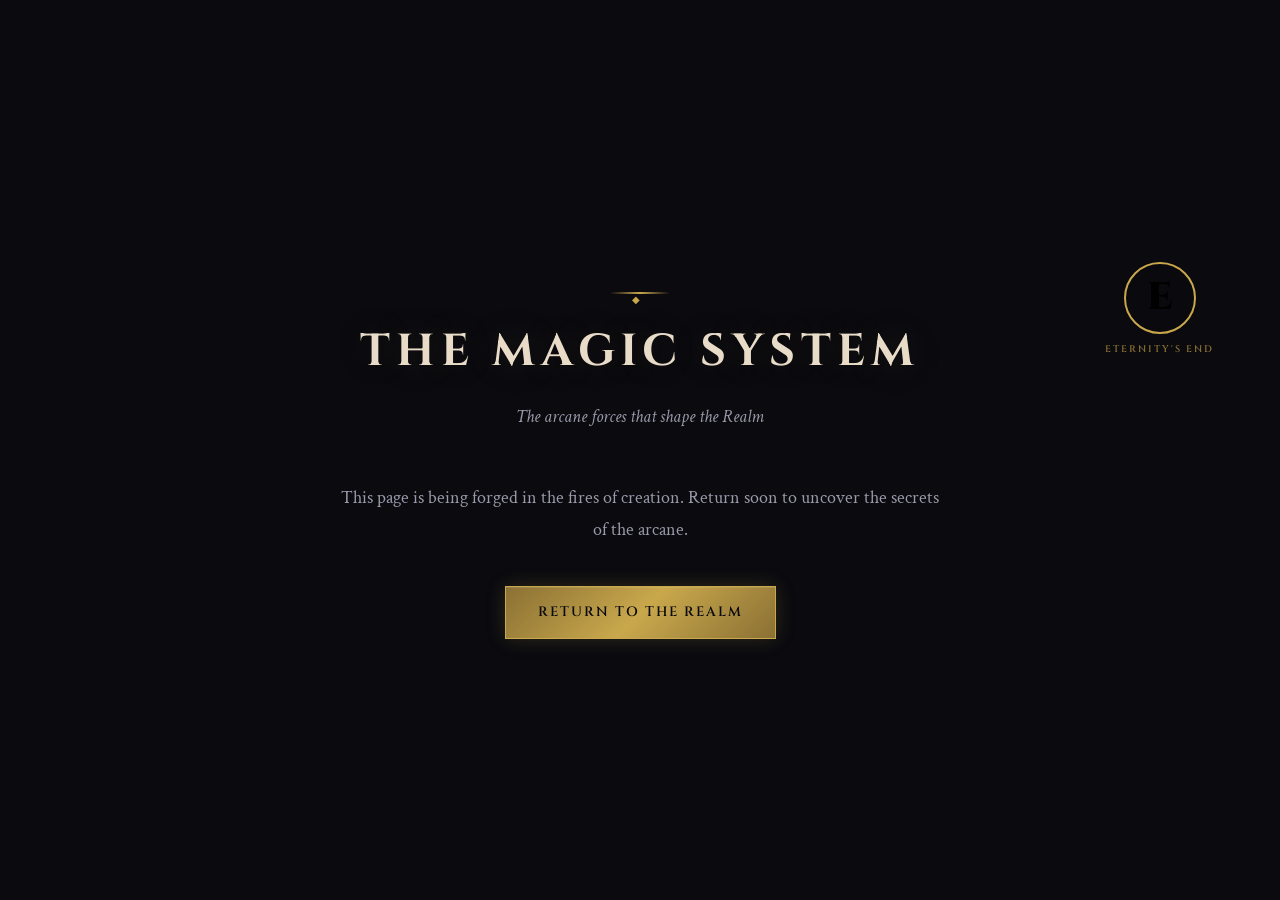
<file: magic.html>
<!DOCTYPE html>
<html lang="en">
<head>
    <meta charset="UTF-8">
    <meta name="viewport" content="width=device-width, initial-scale=1.0">
    <title>The Magic System &mdash; Eternity's End</title>
    <meta name="description" content="Explore the magic system of Eternity's End. The arcane forces that shape the Realm.">
    <link rel="preconnect" href="https://fonts.googleapis.com">
    <link rel="preconnect" href="https://fonts.gstatic.com" crossorigin>
    <link href="https://fonts.googleapis.com/css2?family=Cinzel:wght@400;600;700;900&family=Crimson+Text:ital,wght@0,400;0,600;0,700;1,400;1,600&family=MedievalSharp&display=swap" rel="stylesheet">
    <link rel="stylesheet" href="css/styles.css">
</head>
<body>
    <nav id="main-nav">
        <div class="logo-nav-container">
            <span class="nav-drag-hint">hold &amp; drag</span>
            <button class="logo-nav-trigger" id="nav-logo-btn" aria-label="Toggle navigation menu">
                <span class="nav-logo-e">E</span>
            </button>
            <a href="index.html" class="logo-nav-title">Eternity's End</a>
            <button class="nav-toggle" aria-label="Toggle navigation">
                <span></span><span></span><span></span>
            </button>
            <ul class="nav-links" id="nav-links">
                <li style="--i:0"><a href="index.html">Home</a></li>
                <li style="--i:1"><a href="index.html#books">The Trilogy</a></li>
                <li style="--i:2"><a href="index.html#world">The World</a></li>
                <li style="--i:3"><a href="index.html#creatures">Creatures</a></li>
                <li style="--i:4"><a href="index.html#characters">Characters</a></li>
                <li style="--i:5"><a href="index.html#author">Author</a></li>
                <li style="--i:6"><a href="magic.html" class="nav-cta active">Uncork the Arcane</a></li>
                <li style="--i:7"><a href="index.html#" class="nav-cta">Join the Alliance</a></li>
            </ul>
        </div>
    </nav>

    <section class="section" style="min-height:100vh; display:flex; align-items:center; justify-content:center; text-align:center; padding-top:120px;">
        <div>
            <div class="section-header">
                <div class="section-ornament"></div>
                <h2>The Magic System</h2>
                <p class="section-subtitle">The arcane forces that shape the Realm</p>
            </div>
            <p style="color:var(--ash); font-family:var(--font-body); font-size:1.1rem; max-width:600px; margin:40px auto; line-height:1.8;">
                This page is being forged in the fires of creation. Return soon to uncover the secrets of the arcane.
            </p>
            <a href="index.html" class="btn btn-primary">Return to the Realm</a>
        </div>
    </section>
</body>
</html>
</file>
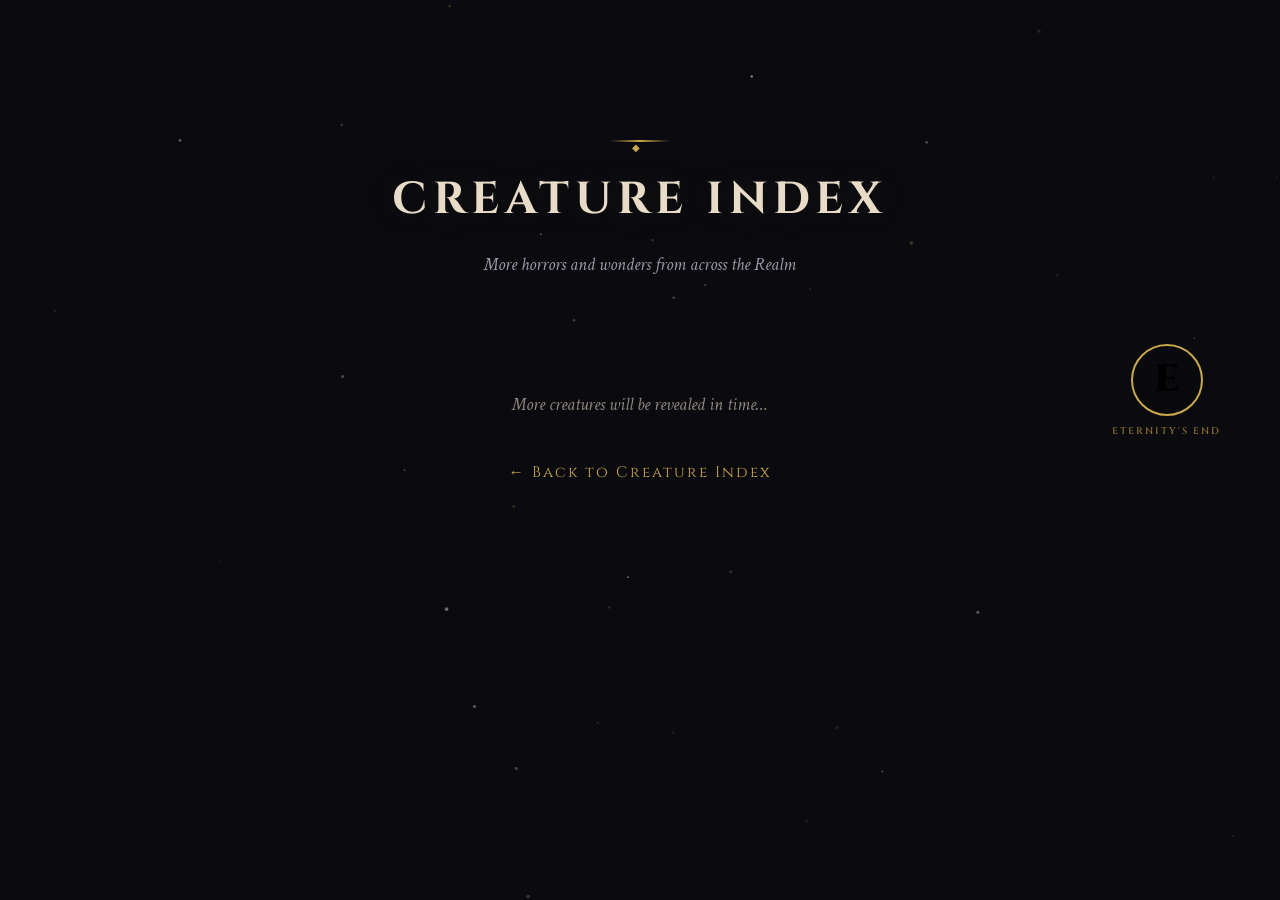
<file: other-creatures.html>
<!DOCTYPE html>
<html lang="en">
<head>
    <meta charset="UTF-8">
    <meta name="viewport" content="width=device-width, initial-scale=1.0">
    <title>Creature Index &mdash; Eternity's End</title>
    <link rel="preconnect" href="https://fonts.googleapis.com">
    <link rel="preconnect" href="https://fonts.gstatic.com" crossorigin>
    <link href="https://fonts.googleapis.com/css2?family=Cinzel:wght@400;600;700;900&family=Crimson+Text:ital,wght@0,400;0,600;0,700;1,400;1,600&family=MedievalSharp&display=swap" rel="stylesheet">
    <link rel="stylesheet" href="css/styles.css">
</head>
<body>
    <canvas id="particles-canvas"></canvas>

    <nav id="main-nav">
        <div class="logo-nav-container">
            <span class="nav-drag-hint">hold &amp; drag</span>
            <button class="logo-nav-trigger" id="nav-logo-btn" aria-label="Toggle navigation menu">
                <span class="nav-logo-e">E</span>
            </button>
            <a href="index.html" class="logo-nav-title">Eternity's End</a>
            <button class="nav-toggle" aria-label="Toggle navigation">
                <span></span><span></span><span></span>
            </button>
            <ul class="nav-links" id="nav-links">
                <li style="--i:0"><a href="index.html">Home</a></li>
                <li style="--i:1"><a href="index.html#creatures">Creatures</a></li>
                <li style="--i:2"><a href="index.html#" class="nav-cta">Join the Alliance</a></li>
            </ul>
        </div>
    </nav>

    <section class="section" style="padding-top: 140px; min-height: 100vh;">
        <div class="section-header">
            <div class="section-ornament"></div>
            <h2>Creature Index</h2>
            <p class="section-subtitle">More horrors and wonders from across the Realm</p>
        </div>

        <div style="text-align: center; padding: 60px 20px;">
            <p style="font-family: var(--font-body); color: var(--bone); font-size: 1.1rem; opacity: 0.6; font-style: italic;">
                More creatures will be revealed in time&hellip;
            </p>
            <a href="index.html#creatures" class="other-locations-link" style="margin-top: 40px;">&larr; Back to Creature Index</a>
        </div>
    </section>

    <script src="js/main.js"></script>
</body>
</html>
</file>
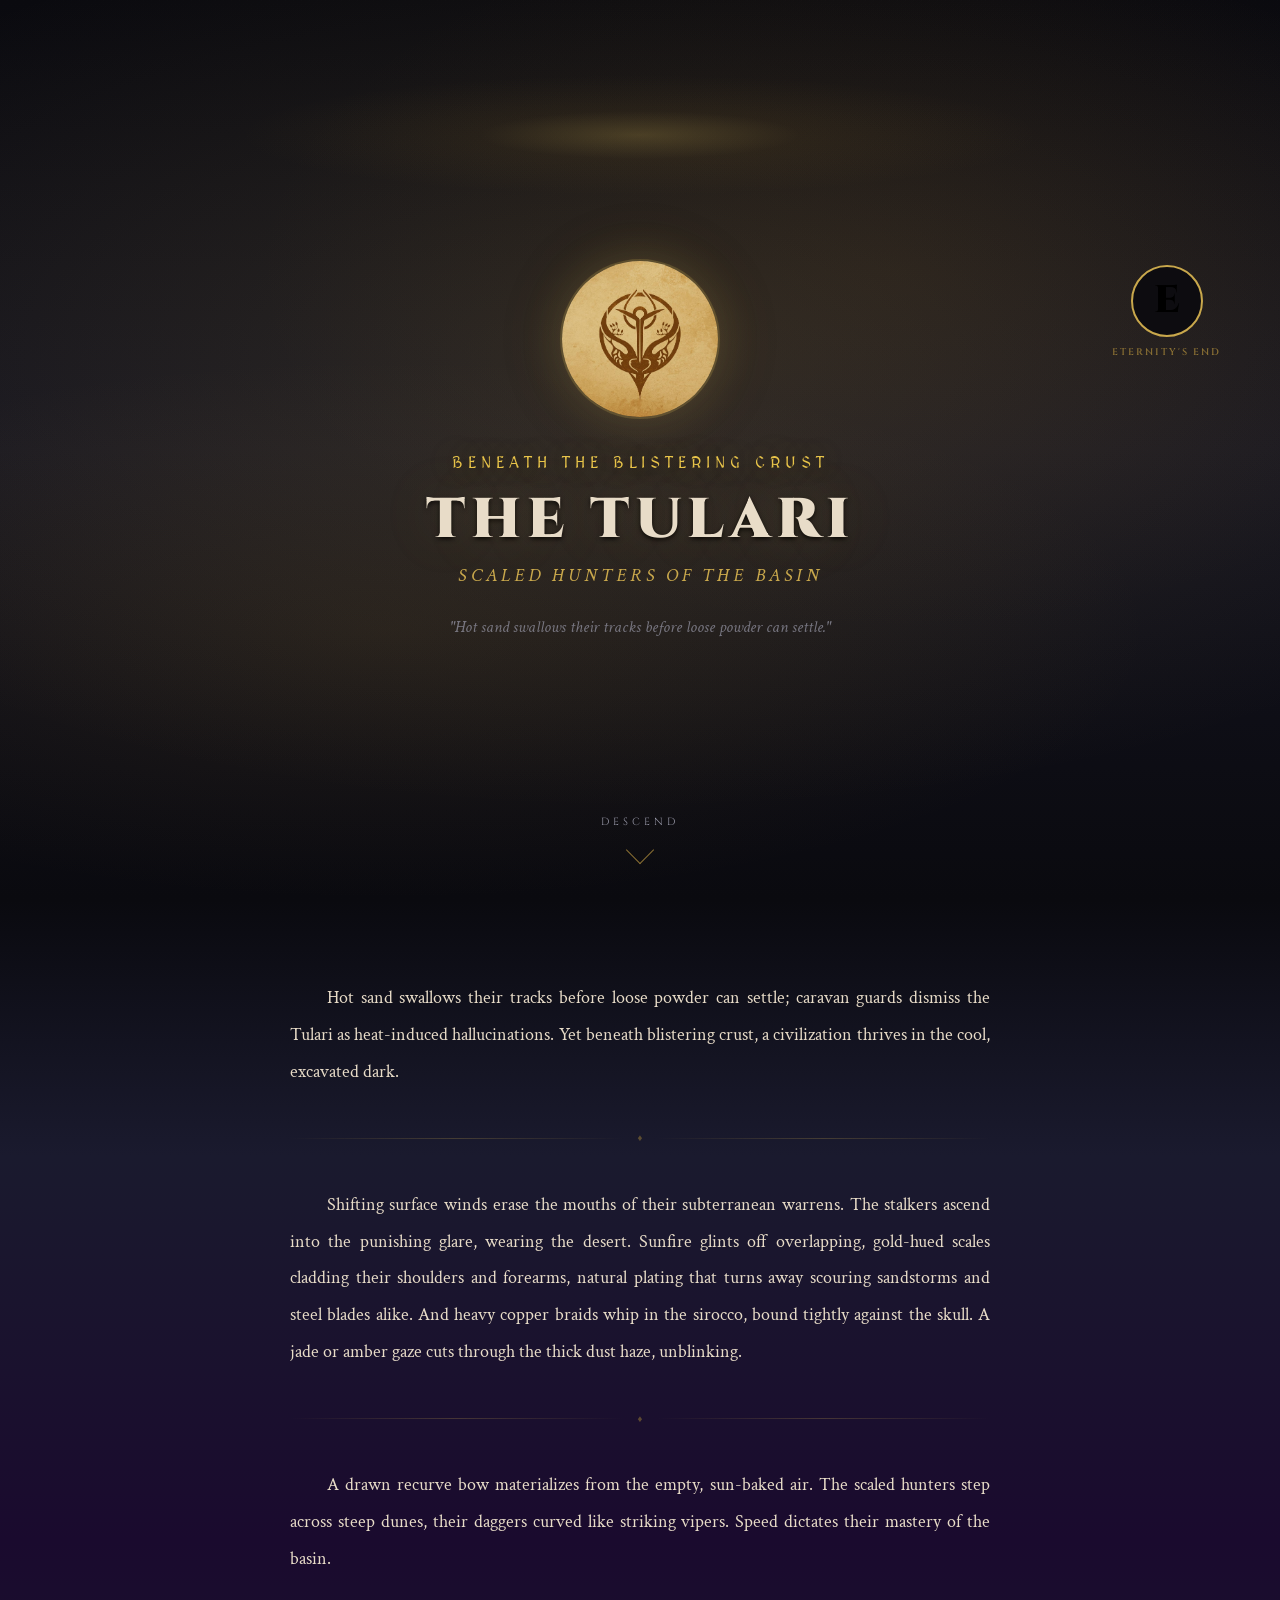
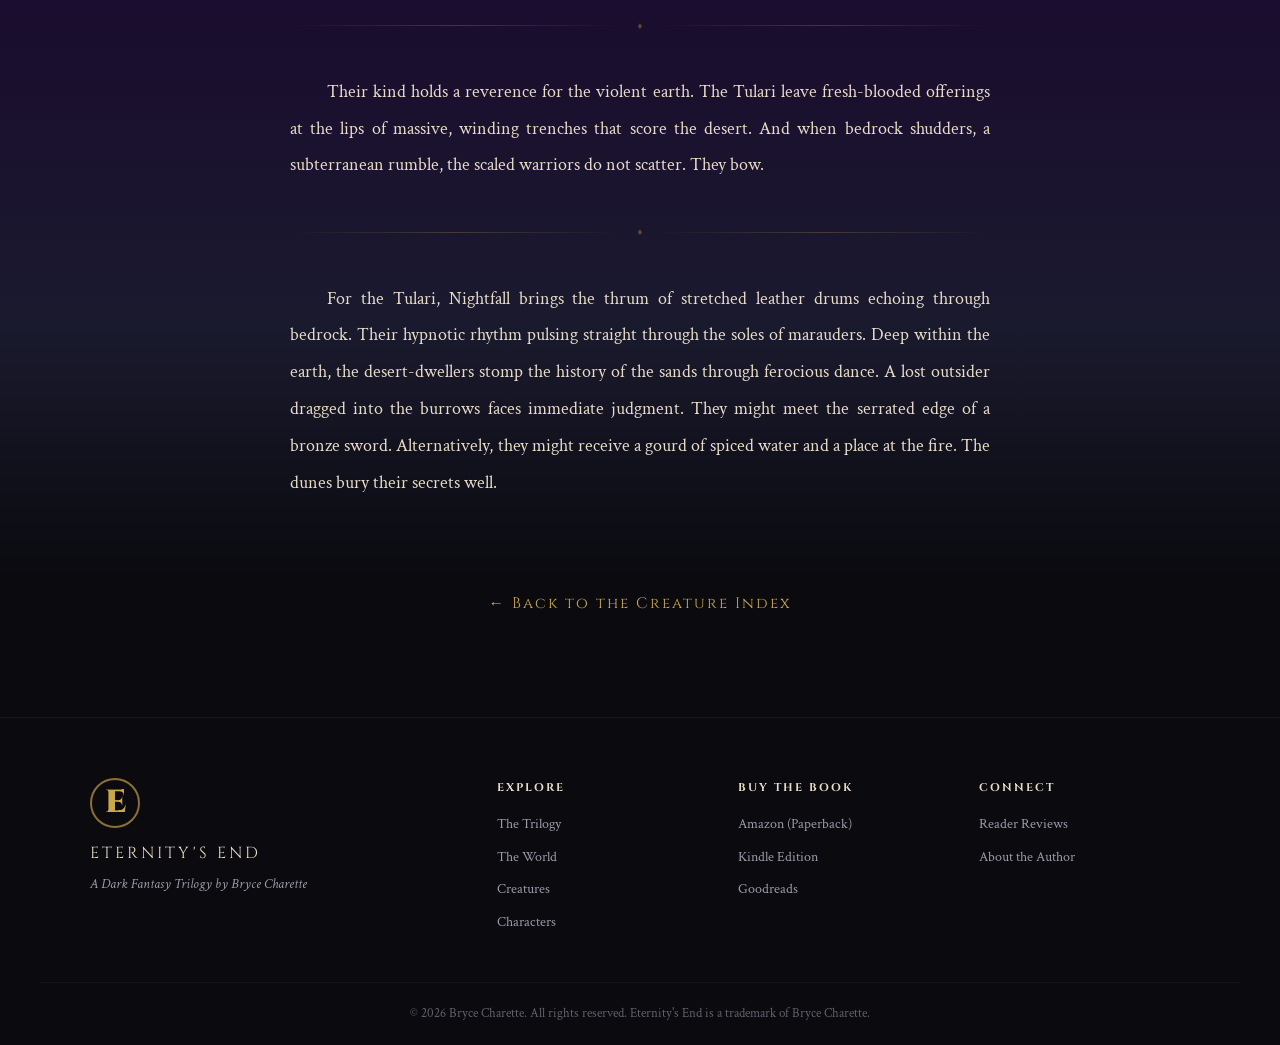
<file: tulari.html>
<!DOCTYPE html>
<html lang="en">
<head>
    <meta charset="UTF-8">
    <meta name="viewport" content="width=device-width, initial-scale=1.0">
    <title>The Tulari &mdash; Scaled Hunters of the Basin &mdash; Eternity's End</title>
    <meta name="description" content="Discover the Tulari, the scaled desert-dwellers of Eternity's End. Beneath blistering crust, a civilization thrives in the cool, excavated dark.">
    <link rel="preconnect" href="https://fonts.googleapis.com">
    <link rel="preconnect" href="https://fonts.gstatic.com" crossorigin>
    <link href="https://fonts.googleapis.com/css2?family=Cinzel:wght@400;600;700;900&family=Crimson+Text:ital,wght@0,400;0,600;0,700;1,400;1,600&family=MedievalSharp&display=swap" rel="stylesheet">
    <link rel="stylesheet" href="css/styles.css">
</head>
<body>
    <canvas id="particles-canvas"></canvas>

    <nav id="main-nav">
        <div class="logo-nav-container">
            <span class="nav-drag-hint">hold &amp; drag</span>
            <button class="logo-nav-trigger" id="nav-logo-btn" aria-label="Toggle navigation menu">
                <span class="nav-logo-e">E</span>
            </button>
            <a href="index.html" class="logo-nav-title">Eternity's End</a>
            <button class="nav-toggle" aria-label="Toggle navigation">
                <span></span><span></span><span></span>
            </button>
            <ul class="nav-links" id="nav-links">
                <li style="--i:0"><a href="index.html">Home</a></li>
                <li style="--i:1"><a href="index.html#books">The Trilogy</a></li>
                <li style="--i:2"><a href="index.html#world">The World</a></li>
                <li style="--i:3"><a href="index.html#creatures">Creatures</a></li>
                <li style="--i:4"><a href="index.html#characters">Characters</a></li>
                <li style="--i:5"><a href="index.html#reviews">Reviews</a></li>
                <li style="--i:6"><a href="index.html#author">Author</a></li>
                <li style="--i:7"><a href="index.html#" class="nav-cta">Join the Alliance</a></li>
            </ul>
        </div>
    </nav>

    <!-- ============================================ -->
    <!-- CREATURE HERO -->
    <!-- ============================================ -->
    <section class="location-hero creature-hero-tulari">
        <div class="location-hero-bg creature-hero-bg-tulari"></div>
        <div class="location-hero-overlay creature-hero-overlay-tulari"></div>
        <div class="location-hero-content">
            <div class="location-coin-frame tulari-coin-frame">
                <img src="images/cadessiemblem.jpg" alt="Tulari Emblem" class="location-coin-img">
            </div>
            <p class="location-hook creature-hook-tulari">Beneath the Blistering Crust</p>
            <h1 class="location-hero-title">The Tulari</h1>
            <p class="location-hero-subtitle">Scaled Hunters of the Basin</p>
            <p class="location-hero-quote">"Hot sand swallows their tracks before loose powder can settle."</p>
        </div>
        <div class="scroll-indicator">
            <span>Descend</span>
            <div class="scroll-arrow"></div>
        </div>
    </section>

    <!-- ============================================ -->
    <!-- CREATURE LORE -->
    <!-- ============================================ -->
    <section class="section location-lore-section">
        <div class="location-lore-content">
            <div class="lore-block">
                <p>Hot sand swallows their tracks before loose powder can settle; caravan guards dismiss the Tulari as heat-induced hallucinations. Yet beneath blistering crust, a civilization thrives in the cool, excavated dark.</p>
            </div>

            <div class="lore-divider">
                <span></span>
                <span class="lore-divider-icon">&#9830;</span>
                <span></span>
            </div>

            <div class="lore-block">
                <p>Shifting surface winds erase the mouths of their subterranean warrens. The stalkers ascend into the punishing glare, wearing the desert. Sunfire glints off overlapping, gold-hued scales cladding their shoulders and forearms, natural plating that turns away scouring sandstorms and steel blades alike. And heavy copper braids whip in the sirocco, bound tightly against the skull. A jade or amber gaze cuts through the thick dust haze, unblinking.</p>
            </div>

            <div class="lore-divider">
                <span></span>
                <span class="lore-divider-icon">&#9830;</span>
                <span></span>
            </div>

            <div class="lore-block">
                <p>A drawn recurve bow materializes from the empty, sun-baked air. The scaled hunters step across steep dunes, their daggers curved like striking vipers. Speed dictates their mastery of the basin.</p>
            </div>

            <div class="lore-divider">
                <span></span>
                <span class="lore-divider-icon">&#9830;</span>
                <span></span>
            </div>

            <div class="lore-block">
                <p>Their kind holds a reverence for the violent earth. The Tulari leave fresh-blooded offerings at the lips of massive, winding trenches that score the desert. And when bedrock shudders, a subterranean rumble, the scaled warriors do not scatter. They bow.</p>
            </div>

            <div class="lore-divider">
                <span></span>
                <span class="lore-divider-icon">&#9830;</span>
                <span></span>
            </div>

            <div class="lore-block">
                <p>For the Tulari, Nightfall brings the thrum of stretched leather drums echoing through bedrock. Their hypnotic rhythm pulsing straight through the soles of marauders. Deep within the earth, the desert-dwellers stomp the history of the sands through ferocious dance. A lost outsider dragged into the burrows faces immediate judgment. They might meet the serrated edge of a bronze sword. Alternatively, they might receive a gourd of spiced water and a place at the fire. The dunes bury their secrets well.</p>
            </div>
        </div>
    </section>

    <!-- ============================================ -->
    <!-- BACK LINK -->
    <!-- ============================================ -->
    <section class="section" style="padding-top: 0; padding-bottom: 100px;">
        <div style="text-align: center;">
            <a href="index.html#creatures" class="other-locations-link">&larr; Back to the Creature Index</a>
        </div>
    </section>

    <!-- ============================================ -->
    <!-- FOOTER -->
    <!-- ============================================ -->
    <footer class="site-footer">
        <div class="footer-content">
            <div class="footer-brand">
                <span class="footer-logo">E</span>
                <span class="footer-title">Eternity's End</span>
                <p class="footer-tagline">A Dark Fantasy Trilogy by Bryce Charette</p>
            </div>
            <div class="footer-links">
                <div class="footer-col">
                    <h4>Explore</h4>
                    <a href="index.html#books">The Trilogy</a>
                    <a href="index.html#world">The World</a>
                    <a href="index.html#creatures">Creatures</a>
                    <a href="index.html#characters">Characters</a>
                </div>
                <div class="footer-col">
                    <h4>Buy the Book</h4>
                    <a href="https://www.amazon.com/Eternitys-End-ZeilGalia-Bryce-Charette/dp/B0FKSRVHNC" target="_blank" rel="noopener">Amazon (Paperback)</a>
                    <a href="https://www.amazon.com/Eternitys-End-ZeilGalia-Bryce-Charette-ebook/dp/B0FJPN883L" target="_blank" rel="noopener">Kindle Edition</a>
                    <a href="https://www.goodreads.com/book/show/239228520-eternity-s-end" target="_blank" rel="noopener">Goodreads</a>
                </div>
                <div class="footer-col">
                    <h4>Connect</h4>
                    <a href="index.html#reviews">Reader Reviews</a>
                    <a href="index.html#author">About the Author</a>
                </div>
            </div>
        </div>
        <div class="footer-bottom">
            <p>&copy; 2026 Bryce Charette. All rights reserved. Eternity's End is a trademark of Bryce Charette.</p>
        </div>
    </footer>

    <script src="js/main.js"></script>
</body>
</html>
</file>
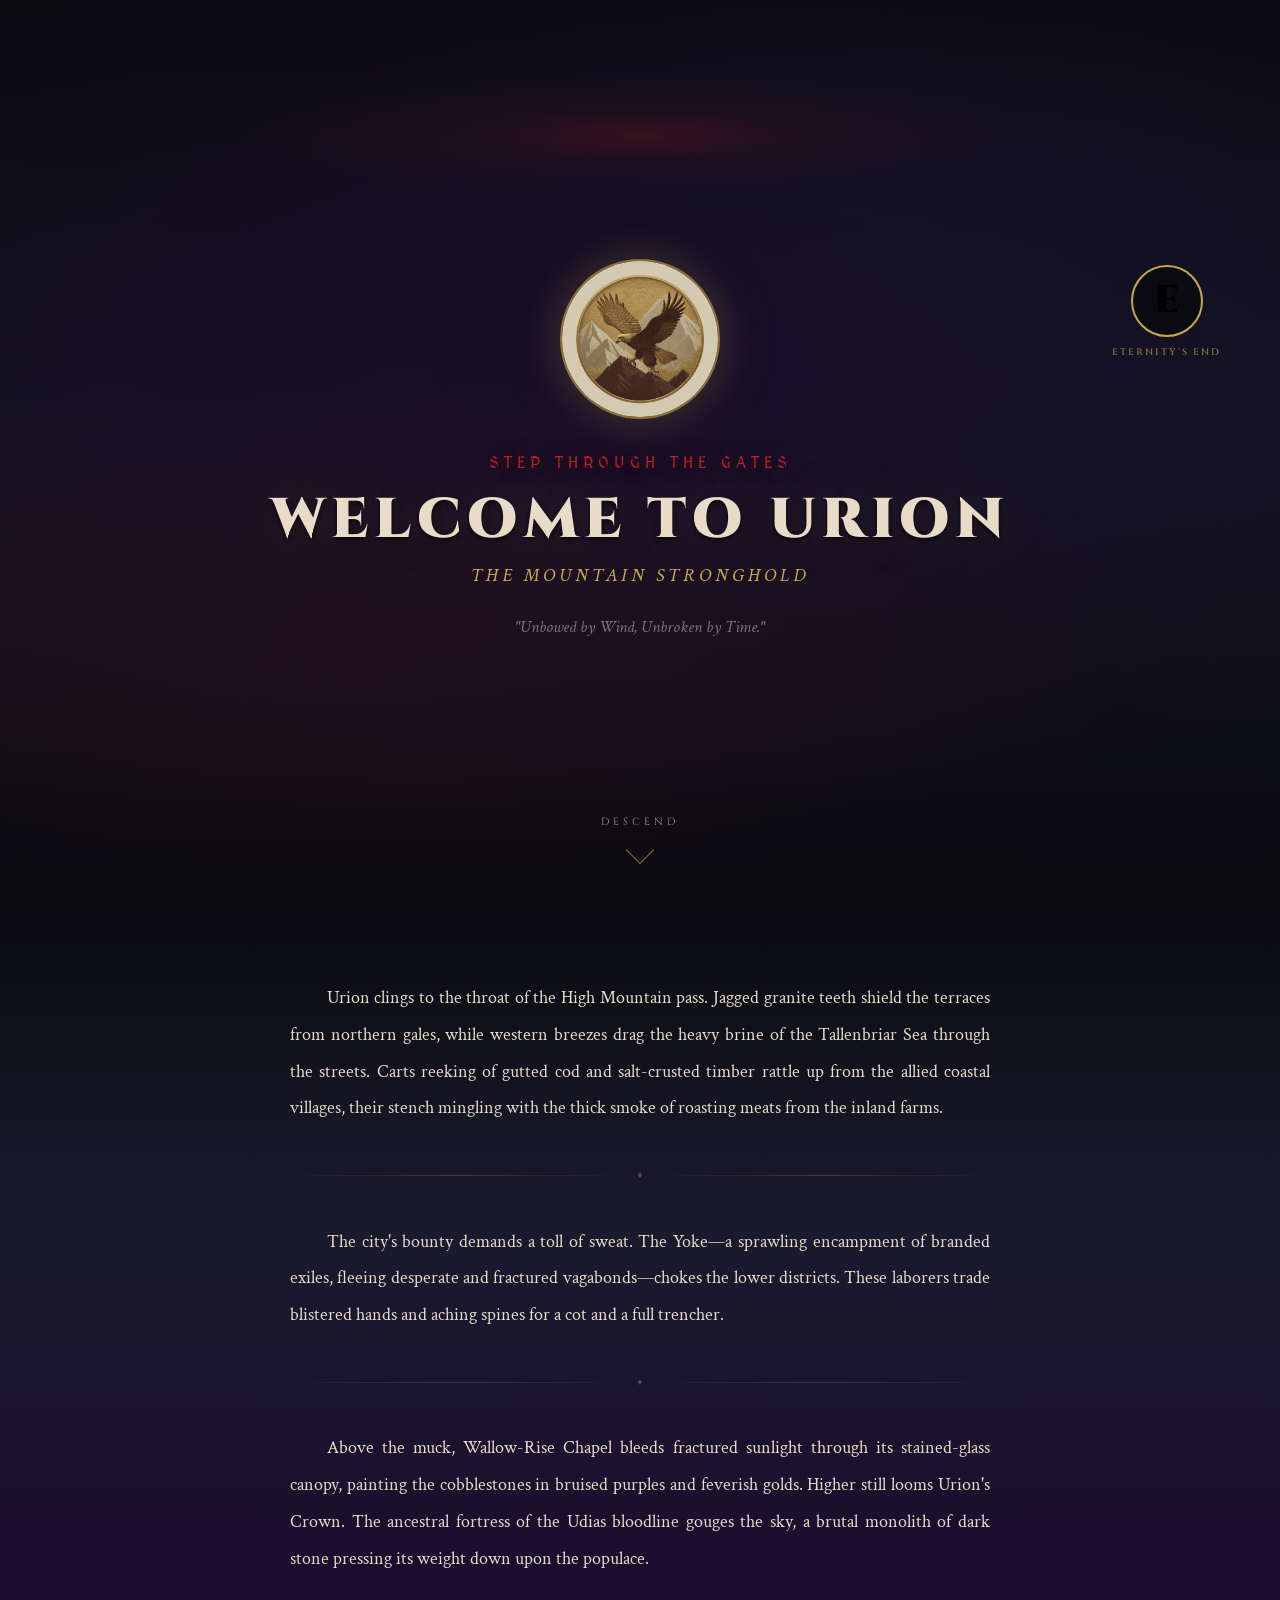
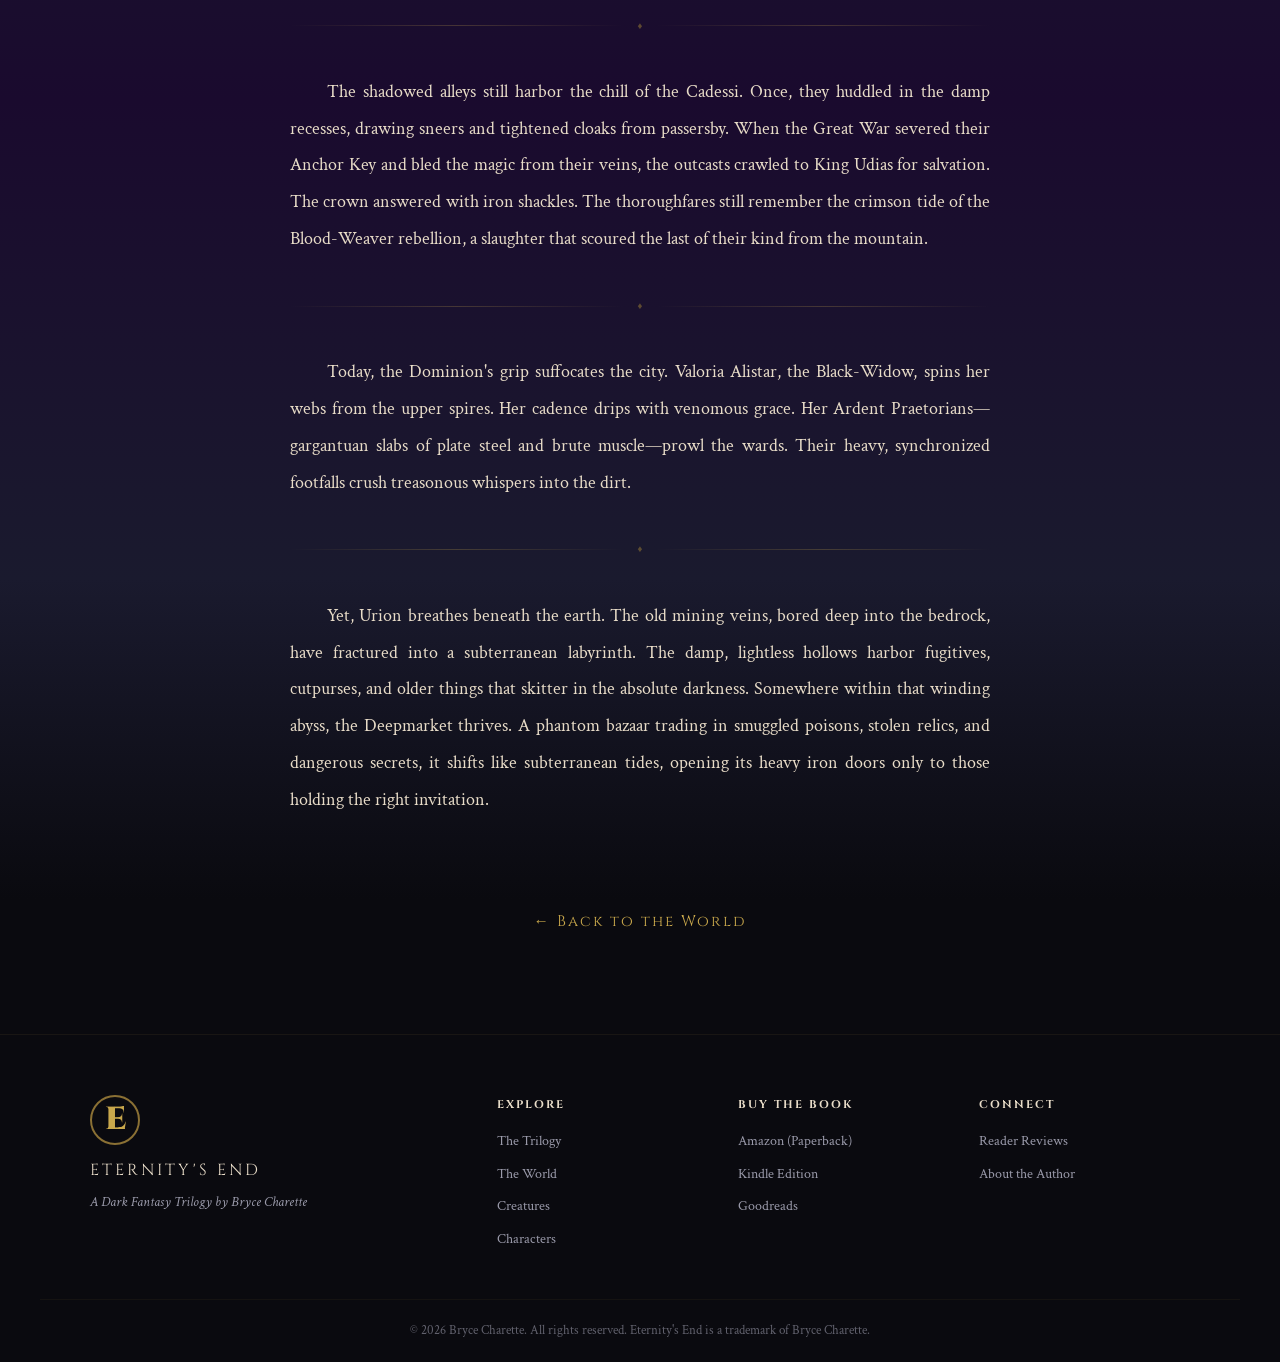
<file: urion.html>
<!DOCTYPE html>
<html lang="en">
<head>
    <meta charset="UTF-8">
    <meta name="viewport" content="width=device-width, initial-scale=1.0">
    <title>Urion &mdash; The Mountain Stronghold &mdash; Eternity's End</title>
    <meta name="description" content="Explore Urion, the proud mountain city clinging to the High Mountain pass. Where iron shackles rattle above and the Deepmarket thrives below.">
    <link rel="preconnect" href="https://fonts.googleapis.com">
    <link rel="preconnect" href="https://fonts.gstatic.com" crossorigin>
    <link href="https://fonts.googleapis.com/css2?family=Cinzel:wght@400;600;700;900&family=Crimson+Text:ital,wght@0,400;0,600;0,700;1,400;1,600&family=MedievalSharp&display=swap" rel="stylesheet">
    <link rel="stylesheet" href="css/styles.css">
</head>
<body>
    <canvas id="particles-canvas"></canvas>

    <nav id="main-nav">
        <div class="logo-nav-container">
            <span class="nav-drag-hint">hold &amp; drag</span>
            <button class="logo-nav-trigger" id="nav-logo-btn" aria-label="Toggle navigation menu">
                <span class="nav-logo-e">E</span>
            </button>
            <a href="index.html" class="logo-nav-title">Eternity's End</a>
            <button class="nav-toggle" aria-label="Toggle navigation">
                <span></span><span></span><span></span>
            </button>
            <ul class="nav-links" id="nav-links">
                <li style="--i:0"><a href="index.html">Home</a></li>
                <li style="--i:1"><a href="index.html#books">The Trilogy</a></li>
                <li style="--i:2"><a href="index.html#world">The World</a></li>
                <li style="--i:3"><a href="index.html#creatures">Creatures</a></li>
                <li style="--i:4"><a href="index.html#characters">Characters</a></li>
                <li style="--i:5"><a href="index.html#reviews">Reviews</a></li>
                <li style="--i:6"><a href="index.html#author">Author</a></li>
                <li style="--i:7"><a href="index.html#" class="nav-cta">Join the Alliance</a></li>
            </ul>
        </div>
    </nav>

    <!-- ============================================ -->
    <!-- LOCATION HERO -->
    <!-- ============================================ -->
    <section class="location-hero">
        <div class="location-hero-bg"></div>
        <div class="location-hero-overlay"></div>
        <div class="location-hero-content">
            <div class="location-coin-frame">
                <img src="images/hawk-coin.png" alt="The Hawk Coin of Urion" class="location-coin-img">
            </div>
            <p class="location-hook">Step Through the Gates</p>
            <h1 class="location-hero-title">Welcome to Urion</h1>
            <p class="location-hero-subtitle">The Mountain Stronghold</p>
            <p class="location-hero-quote">"Unbowed by Wind, Unbroken by Time."</p>
        </div>
        <div class="scroll-indicator">
            <span>Descend</span>
            <div class="scroll-arrow"></div>
        </div>
    </section>

    <!-- ============================================ -->
    <!-- LOCATION LORE -->
    <!-- ============================================ -->
    <section class="section location-lore-section">
        <div class="location-lore-content">
            <div class="lore-block">
                <p>Urion clings to the throat of the High Mountain pass. Jagged granite teeth shield the terraces from northern gales, while western breezes drag the heavy brine of the Tallenbriar Sea through the streets. Carts reeking of gutted cod and salt-crusted timber rattle up from the allied coastal villages, their stench mingling with the thick smoke of roasting meats from the inland farms.</p>
            </div>

            <div class="lore-divider">
                <span></span>
                <span class="lore-divider-icon">&#9830;</span>
                <span></span>
            </div>

            <div class="lore-block">
                <p>The city's bounty demands a toll of sweat. The Yoke&mdash;a sprawling encampment of branded exiles, fleeing desperate and fractured vagabonds&mdash;chokes the lower districts. These laborers trade blistered hands and aching spines for a cot and a full trencher.</p>
            </div>

            <div class="lore-divider">
                <span></span>
                <span class="lore-divider-icon">&#9830;</span>
                <span></span>
            </div>

            <div class="lore-block">
                <p>Above the muck, Wallow-Rise Chapel bleeds fractured sunlight through its stained-glass canopy, painting the cobblestones in bruised purples and feverish golds. Higher still looms Urion's Crown. The ancestral fortress of the Udias bloodline gouges the sky, a brutal monolith of dark stone pressing its weight down upon the populace.</p>
            </div>

            <div class="lore-divider">
                <span></span>
                <span class="lore-divider-icon">&#9830;</span>
                <span></span>
            </div>

            <div class="lore-block">
                <p>The shadowed alleys still harbor the chill of the Cadessi. Once, they huddled in the damp recesses, drawing sneers and tightened cloaks from passersby. When the Great War severed their Anchor Key and bled the magic from their veins, the outcasts crawled to King Udias for salvation. The crown answered with iron shackles. The thoroughfares still remember the crimson tide of the Blood-Weaver rebellion, a slaughter that scoured the last of their kind from the mountain.</p>
            </div>

            <div class="lore-divider">
                <span></span>
                <span class="lore-divider-icon">&#9830;</span>
                <span></span>
            </div>

            <div class="lore-block">
                <p>Today, the Dominion's grip suffocates the city. Valoria Alistar, the Black-Widow, spins her webs from the upper spires. Her cadence drips with venomous grace. Her Ardent Praetorians&mdash;gargantuan slabs of plate steel and brute muscle&mdash;prowl the wards. Their heavy, synchronized footfalls crush treasonous whispers into the dirt.</p>
            </div>

            <div class="lore-divider">
                <span></span>
                <span class="lore-divider-icon">&#9830;</span>
                <span></span>
            </div>

            <div class="lore-block">
                <p>Yet, Urion breathes beneath the earth. The old mining veins, bored deep into the bedrock, have fractured into a subterranean labyrinth. The damp, lightless hollows harbor fugitives, cutpurses, and older things that skitter in the absolute darkness. Somewhere within that winding abyss, the Deepmarket thrives. A phantom bazaar trading in smuggled poisons, stolen relics, and dangerous secrets, it shifts like subterranean tides, opening its heavy iron doors only to those holding the right invitation.</p>
            </div>
        </div>
    </section>

    <!-- ============================================ -->
    <!-- BACK LINK -->
    <!-- ============================================ -->
    <section class="section" style="padding-top: 0; padding-bottom: 100px;">
        <div style="text-align: center;">
            <a href="index.html#world" class="other-locations-link">&larr; Back to the World</a>
        </div>
    </section>

    <!-- ============================================ -->
    <!-- FOOTER -->
    <!-- ============================================ -->
    <footer class="site-footer">
        <div class="footer-content">
            <div class="footer-brand">
                <span class="footer-logo">E</span>
                <span class="footer-title">Eternity's End</span>
                <p class="footer-tagline">A Dark Fantasy Trilogy by Bryce Charette</p>
            </div>
            <div class="footer-links">
                <div class="footer-col">
                    <h4>Explore</h4>
                    <a href="index.html#books">The Trilogy</a>
                    <a href="index.html#world">The World</a>
                    <a href="index.html#creatures">Creatures</a>
                    <a href="index.html#characters">Characters</a>
                </div>
                <div class="footer-col">
                    <h4>Buy the Book</h4>
                    <a href="https://www.amazon.com/Eternitys-End-ZeilGalia-Bryce-Charette/dp/B0FKSRVHNC" target="_blank" rel="noopener">Amazon (Paperback)</a>
                    <a href="https://www.amazon.com/Eternitys-End-ZeilGalia-Bryce-Charette-ebook/dp/B0FJPN883L" target="_blank" rel="noopener">Kindle Edition</a>
                    <a href="https://www.goodreads.com/book/show/239228520-eternity-s-end" target="_blank" rel="noopener">Goodreads</a>
                </div>
                <div class="footer-col">
                    <h4>Connect</h4>
                    <a href="index.html#reviews">Reader Reviews</a>
                    <a href="index.html#author">About the Author</a>
                </div>
            </div>
        </div>
        <div class="footer-bottom">
            <p>&copy; 2026 Bryce Charette. All rights reserved. Eternity's End is a trademark of Bryce Charette.</p>
        </div>
    </footer>

    <script src="js/main.js"></script>
</body>
</html>
</file>
<file: css/styles.css>
/* ============================================
   ETERNITY'S END - DARK FANTASY WEBSITE
   Color Palette:
   - Void:       #0a0a0f (deepest background)
   - Charcoal:   #141420 (primary background)
   - Midnight:   #1a1a2e (card backgrounds)
   - Deep Blue:  #16213e (secondary)
   - Void Purple: #1a0a2e (accent bg)
   - Gold:       #c9a84c (tarnished gold - primary accent)
   - Crimson:    #8b1a1a (blood crimson)
   - Spectral:   #2d8b4e (spectral green)
   - Bone:       #e8dcc8 (text light)
   - Ash:        #9a9aaa (text muted)
   ============================================ */

/* ---- CSS Variables ---- */
:root {
    --void: #0a0a0f;
    --charcoal: #141420;
    --midnight: #1a1a2e;
    --deep-blue: #16213e;
    --void-purple: #1a0a2e;
    --gold: #c9a84c;
    --gold-bright: #e8c44a;
    --gold-dim: #8a7034;
    --crimson: #8b1a1a;
    --crimson-bright: #c42020;
    --blood: #6b0f0f;
    --spectral: #2d8b4e;
    --spectral-bright: #3dbb6a;
    --frost: #4a9ec7;
    --ember: #c76a2f;
    --bone: #e8dcc8;
    --ash: #9a9aaa;
    --parchment: #d4c5a0;
    --shadow: rgba(0, 0, 0, 0.6);

    --font-display: 'Cinzel', serif;
    --font-body: 'Crimson Text', serif;
    --font-accent: 'MedievalSharp', cursive;

    --nav-height: 70px;
    --section-padding: 80px 0;
}

/* ---- Reset & Base ---- */
*, *::before, *::after {
    margin: 0;
    padding: 0;
    box-sizing: border-box;
}

html {
    font-size: 16px;
    scrollbar-width: thin;
    scrollbar-color: var(--gold-dim) var(--void);
}

::-webkit-scrollbar {
    width: 8px;
}
::-webkit-scrollbar-track {
    background: var(--void);
}
::-webkit-scrollbar-thumb {
    background: var(--gold-dim);
    border-radius: 4px;
}

body {
    font-family: var(--font-body);
    background-color: var(--void);
    color: var(--bone);
    line-height: 1.7;
    overflow-x: hidden;
    -webkit-font-smoothing: antialiased;
}

a {
    color: var(--gold);
    text-decoration: none;
    transition: color 0.3s ease;
}
a:hover {
    color: var(--gold-bright);
}

img {
    max-width: 100%;
    height: auto;
}

::selection {
    background: var(--gold-dim);
    color: var(--void);
}

/* ---- Particle Canvas ---- */
#particles-canvas {
    position: fixed;
    top: 0;
    left: 0;
    width: 100%;
    height: 100%;
    pointer-events: none;
    z-index: 0;
    will-change: transform;
    contain: strict;
}

/* ---- Buttons ---- */
.btn {
    display: inline-block;
    padding: 14px 32px;
    font-family: var(--font-display);
    font-size: 0.85rem;
    font-weight: 600;
    letter-spacing: 2px;
    text-transform: uppercase;
    border: none;
    cursor: pointer;
    transition: all 0.4s ease;
    position: relative;
    overflow: hidden;
    text-align: center;
}

.btn::after {
    content: '';
    position: absolute;
    top: 50%;
    left: 50%;
    width: 0;
    height: 0;
    background: rgba(255, 255, 255, 0.1);
    border-radius: 50%;
    transform: translate(-50%, -50%);
    transition: width 0.6s ease, height 0.6s ease;
}
.btn:hover::after {
    width: 300px;
    height: 300px;
}

.btn-primary {
    background: linear-gradient(135deg, var(--gold-dim), var(--gold), var(--gold-dim));
    color: var(--void);
    border: 1px solid var(--gold);
    box-shadow: 0 0 20px rgba(201, 168, 76, 0.2), inset 0 1px 0 rgba(255, 255, 255, 0.1);
}
.btn-primary:hover {
    background: linear-gradient(135deg, var(--gold), var(--gold-bright), var(--gold));
    box-shadow: 0 0 40px rgba(201, 168, 76, 0.4), inset 0 1px 0 rgba(255, 255, 255, 0.2);
    color: var(--void);
    transform: translateY(-2px);
}

.btn-secondary {
    background: transparent;
    color: var(--gold);
    border: 1px solid var(--gold);
    backdrop-filter: blur(4px);
}
.btn-secondary:hover {
    background: rgba(201, 168, 76, 0.1);
    box-shadow: 0 0 30px rgba(201, 168, 76, 0.2);
    color: var(--gold-bright);
    transform: translateY(-2px);
}

.btn-outline {
    background: transparent;
    color: var(--gold);
    border: 1px solid rgba(201, 168, 76, 0.4);
}
.btn-outline:hover {
    border-color: var(--gold);
    background: rgba(201, 168, 76, 0.08);
    color: var(--gold-bright);
}

/* ---- Navigation — Logo Hub ---- */
#main-nav {
    position: fixed;
    right: 30px;
    top: 0;
    height: 100vh;
    width: auto;
    z-index: 1000;
    display: flex;
    flex-direction: column;
    align-items: center;
    justify-content: center;
    pointer-events: none;
    padding: 0;
    background: none;
}

.logo-nav-container {
    display: flex;
    flex-direction: column;
    align-items: center;
    pointer-events: auto;
    position: relative;
}

/* ---- Drag Hint (desktop only) ---- */
.nav-drag-hint {
    position: absolute;
    top: -6px;
    right: -10px;
    font-family: var(--font-display);
    font-size: 0.5rem;
    letter-spacing: 1px;
    text-transform: uppercase;
    color: var(--gold-dim);
    background: rgba(10, 10, 15, 0.9);
    border: 1px solid rgba(201, 168, 76, 0.2);
    padding: 3px 8px;
    border-radius: 3px;
    white-space: nowrap;
    opacity: 0;
    pointer-events: none;
    transition: opacity 0.3s ease;
    z-index: 20;
}

.logo-nav-container:hover .nav-drag-hint {
    opacity: 1;
}

/* While dragging, hide the hint and use grab cursor */
.logo-nav-container.is-dragging .nav-drag-hint {
    opacity: 0;
}

.logo-nav-container.is-dragging {
    cursor: grabbing;
}

.logo-nav-container.is-dragging .logo-nav-trigger:hover {
    transform: none;
    box-shadow: none;
}

/* ---- The "E" Trigger Button ---- */
.logo-nav-trigger {
    width: 72px;
    height: 72px;
    border-radius: 50%;
    border: 2px solid var(--gold);
    background: rgba(10, 10, 15, 0.85);
    cursor: pointer;
    display: flex;
    align-items: center;
    justify-content: center;
    transition: border-color 0.3s ease, box-shadow 0.5s ease, transform 0.3s ease;
    backdrop-filter: blur(12px);
    position: relative;
    z-index: 10;
    outline: none;
}

.logo-nav-trigger:hover {
    transform: scale(1.1);
    border-color: #ffd700;
    box-shadow: 0 0 30px rgba(255, 215, 0, 0.45), 0 0 60px rgba(255, 215, 0, 0.15);
}

.logo-nav-trigger.absorbed {
    animation: logoAbsorb 0.9s ease forwards;
}

@keyframes logoAbsorb {
    0%   { box-shadow: 0 0 0 rgba(255, 215, 0, 0); transform: scale(1); }
    35%  { box-shadow: 0 0 45px rgba(255, 215, 0, 0.7), 0 0 90px rgba(255, 215, 0, 0.25); transform: scale(1.15); }
    100% { box-shadow: 0 0 0 rgba(255, 215, 0, 0); transform: scale(1); }
}

/* ---- Pulsing Gold "E" ---- */
.nav-logo-e {
    font-family: var(--font-display);
    font-size: 2.4rem;
    font-weight: 900;
    line-height: 1;
    animation: ePulse 2.5s ease-in-out infinite;
}

@keyframes ePulse {
    0%, 100% {
        color: #e8c44a;
        text-shadow: 0 0 15px rgba(232, 196, 74, 0.5),
                     0 0 35px rgba(232, 196, 74, 0.2);
    }
    50% {
        color: #ffd700;
        text-shadow: 0 0 25px rgba(255, 215, 0, 0.85),
                     0 0 55px rgba(255, 215, 0, 0.4),
                     0 0 90px rgba(255, 215, 0, 0.15);
    }
}

/* ---- Title Label ---- */
.logo-nav-title {
    font-family: var(--font-display);
    font-size: 0.6rem;
    font-weight: 600;
    letter-spacing: 2px;
    text-transform: uppercase;
    color: var(--gold-dim);
    margin-top: 8px;
    white-space: nowrap;
    text-decoration: none;
}

/* ---- Nav Links (vertical, below logo) ---- */
.nav-links {
    display: flex;
    flex-direction: column;
    align-items: center;
    list-style: none;
    margin-top: 14px;
    gap: 0;
    padding: 0;
}

.nav-links li {
    opacity: 0;
    transform: translateY(-14px) scale(0.85);
    transition: opacity 0.35s ease, transform 0.35s ease;
    /* Collapse stagger: bottom items vanish first */
    transition-delay: calc((7 - var(--i, 0)) * 0.06s);
}

.nav-links.expanded li {
    opacity: 1;
    transform: translateY(0) scale(1);
    /* Expand stagger: top items appear first */
    transition-delay: calc(var(--i, 0) * 0.08s);
}

.nav-links a {
    font-family: var(--font-display);
    font-size: 0.65rem;
    letter-spacing: 1.5px;
    text-transform: uppercase;
    color: var(--ash);
    padding: 7px 18px;
    transition: color 0.3s ease, text-shadow 0.3s ease;
    position: relative;
    white-space: nowrap;
    display: block;
    text-align: center;
}

.nav-links a::after {
    content: '';
    position: absolute;
    bottom: 2px;
    left: 50%;
    width: 0;
    height: 1px;
    background: var(--gold);
    transition: width 0.3s ease, left 0.3s ease;
}

.nav-links a:hover,
.nav-links a.active {
    color: var(--gold);
}
.nav-links a:hover::after,
.nav-links a.active::after {
    width: 60%;
    left: 20%;
}

.nav-cta {
    background: rgba(201, 168, 76, 0.15) !important;
    border: 1px solid var(--gold-dim) !important;
    border-radius: 4px;
    color: var(--gold) !important;
    padding: 7px 18px !important;
    margin-top: 4px;
}
.nav-cta:hover {
    background: rgba(201, 168, 76, 0.25) !important;
}

/* ---- Mobile Hamburger (hidden on desktop) ---- */
.nav-toggle {
    display: none;
    flex-direction: column;
    gap: 5px;
    background: none;
    border: none;
    cursor: pointer;
    padding: 5px;
}
.nav-toggle span {
    display: block;
    width: 25px;
    height: 2px;
    background: var(--bone);
    transition: all 0.3s ease;
}

/* ---- Sections Common ---- */
.section {
    position: relative;
    padding: var(--section-padding);
    z-index: 1;
}

.section-header {
    text-align: center;
    margin-bottom: 50px;
    position: relative;
    z-index: 2;
}

.section-ornament {
    width: 60px;
    height: 2px;
    background: linear-gradient(90deg, transparent, var(--gold), transparent);
    margin: 0 auto 20px;
}
.section-ornament::before {
    content: '◆';
    display: block;
    text-align: center;
    color: var(--gold);
    font-size: 0.6rem;
    margin-bottom: 8px;
    letter-spacing: 8px;
}

/* Diamond divider between sections */
.section-diamond-divider {
    display: flex;
    align-items: center;
    justify-content: center;
    padding: 20px 0;
    position: relative;
    z-index: 2;
}
.section-diamond-divider::before,
.section-diamond-divider::after {
    content: '';
    flex: 1;
    max-width: 120px;
    height: 1px;
    background: linear-gradient(90deg, transparent, rgba(201, 168, 76, 0.4), transparent);
}
.section-diamond-divider span {
    display: inline-block;
    width: 10px;
    height: 10px;
    background: var(--gold);
    transform: rotate(45deg);
    margin: 0 16px;
    opacity: 0.7;
    box-shadow: 0 0 8px rgba(201, 168, 76, 0.3);
}

.section-header h2 {
    font-family: var(--font-display);
    font-size: 2.8rem;
    font-weight: 700;
    color: var(--bone);
    letter-spacing: 6px;
    text-transform: uppercase;
    text-shadow: 0 0 40px rgba(201, 168, 76, 0.15);
}

.section-subtitle {
    font-family: var(--font-body);
    font-size: 1.1rem;
    color: var(--ash);
    margin-top: 12px;
    font-style: italic;
}

/* ---- Parallax Backgrounds ---- */
.parallax-bg {
    position: absolute;
    top: 0;
    left: 0;
    width: 100%;
    height: 100%;
    z-index: 0;
    overflow: hidden;
}

/* ============================================
   HERO SECTION
   ============================================ */
.hero-section {
    height: 100vh;
    min-height: 700px;
    display: flex;
    align-items: center;
    justify-content: center;
    position: relative;
    overflow: hidden;
    background: var(--void);
}

/* Desktop: overlay gradient to fade the scar to black in the lower half,
   replicating the natural mobile behavior where the scar only covers the top */
@media (min-width: 769px) {
    .hero-section::after {
        content: '';
        position: absolute;
        top: 0;
        left: 0;
        width: 100%;
        height: 100%;
        background: linear-gradient(to bottom,
            transparent 33%,
            rgba(10, 10, 15, 0.6) 37%,
            rgba(10, 10, 15, 0.95) 41%,
            var(--void) 44%);
        z-index: 1;
        pointer-events: none;
    }

    .hero-content {
        margin-top: 30vh;
    }
}

.parallax-container {
    position: absolute;
    top: 0;
    left: 0;
    width: 100%;
    height: 120%;
    z-index: 0;
}

.parallax-layer {
    position: absolute;
    top: 0;
    left: 0;
    width: 100%;
    height: 100%;
    will-change: transform;
}

/* Stars layer */
.parallax-stars {
    background:
        radial-gradient(1px 1px at 10% 20%, rgba(232, 220, 200, 0.8), transparent),
        radial-gradient(1px 1px at 30% 60%, rgba(232, 220, 200, 0.6), transparent),
        radial-gradient(1.5px 1.5px at 50% 10%, rgba(201, 168, 76, 0.9), transparent),
        radial-gradient(1px 1px at 70% 40%, rgba(232, 220, 200, 0.5), transparent),
        radial-gradient(1px 1px at 80% 80%, rgba(232, 220, 200, 0.7), transparent),
        radial-gradient(1.5px 1.5px at 15% 75%, rgba(201, 168, 76, 0.6), transparent),
        radial-gradient(1px 1px at 90% 15%, rgba(232, 220, 200, 0.5), transparent),
        radial-gradient(1px 1px at 45% 85%, rgba(232, 220, 200, 0.4), transparent),
        radial-gradient(1.5px 1.5px at 65% 55%, rgba(201, 168, 76, 0.5), transparent),
        radial-gradient(1px 1px at 25% 35%, rgba(232, 220, 200, 0.6), transparent),
        radial-gradient(1px 1px at 85% 65%, rgba(232, 220, 200, 0.5), transparent),
        radial-gradient(2px 2px at 55% 30%, rgba(201, 168, 76, 0.7), transparent),
        radial-gradient(1px 1px at 5% 50%, rgba(232, 220, 200, 0.4), transparent),
        radial-gradient(1px 1px at 75% 5%, rgba(232, 220, 200, 0.6), transparent),
        radial-gradient(1px 1px at 35% 95%, rgba(232, 220, 200, 0.3), transparent),
        radial-gradient(1.5px 1.5px at 95% 45%, rgba(201, 168, 76, 0.4), transparent);
}

/* Celestial wound / bleeding sky */
/* Silver celestial scar */
.celestial-scar-layer {
    z-index: 1;
    mix-blend-mode: screen;
    opacity: 1;
    pointer-events: none;
}

.celestial-scar-img {
    position: absolute;
    top: 0;
    left: 0;
    width: 100%;
    height: auto;
    -webkit-mask-image:
        linear-gradient(to bottom, transparent 0%, black 8%, black 50%, transparent 90%),
        linear-gradient(to right, transparent 0%, black 8%, black 92%, transparent 100%);
    -webkit-mask-composite: destination-in;
    mask-image:
        linear-gradient(to bottom, transparent 0%, black 8%, black 50%, transparent 90%),
        linear-gradient(to right, transparent 0%, black 8%, black 92%, transparent 100%);
    mask-composite: intersect;
}

@media (min-width: 769px) {
    .celestial-scar-img {
        height: 50vh;
        object-fit: cover;
        object-position: center 45%;
    }
}

/* Far mountains */
.parallax-mountains-far {
    background:
        linear-gradient(transparent 55%,
            #0d0d18 55%, #0d0d18 56%,
            #111122 56%, #111122 58%,
            #0d0d18 58%, #0d0d18 60%,
            #111122 60%, #111122 62%,
            transparent 62%);
    filter: blur(1px);
    opacity: 0.6;
}

/* Mid mountains */
.parallax-mountains-mid {
    background:
        linear-gradient(transparent 62%,
            #0a0a14 62%, #0a0a14 64%,
            #0e0e1c 64%, #0e0e1c 67%,
            #0a0a14 67%, #0a0a14 70%,
            #0e0e1c 70%, #0e0e1c 73%,
            transparent 73%);
    opacity: 0.8;
}

/* Ruins */
.parallax-ruins {
    background:
        linear-gradient(transparent 72%,
            #08080f 72%, #08080f 100%);
}

/* Fog */
.parallax-fog {
    background:
        radial-gradient(ellipse 100% 20% at 20% 80%,
            rgba(26, 26, 46, 0.4), transparent),
        radial-gradient(ellipse 100% 15% at 80% 75%,
            rgba(26, 10, 46, 0.3), transparent),
        radial-gradient(ellipse 100% 25% at 50% 85%,
            rgba(20, 20, 32, 0.5), transparent);
    animation: fog-drift 20s ease-in-out infinite;
}

@keyframes fog-drift {
    0%, 100% { transform: translateX(0); }
    50% { transform: translateX(30px); }
}

/* Hero content */
.hero-content {
    position: relative;
    z-index: 2;
    text-align: center;
    padding: 0 20px;
    max-width: 900px;
    animation: hero-fade-in 2s ease-out;
}

@keyframes hero-fade-in {
    0% { opacity: 0; transform: translateY(30px); }
    100% { opacity: 1; transform: translateY(0); }
}

.hero-sigil {
    width: 80px;
    height: 80px;
    margin: 0 auto 30px;
    border: 2px solid var(--gold-dim);
    border-radius: 50%;
    position: relative;
    animation: sigil-rotate 30s linear infinite;
}
.hero-sigil::before {
    content: '';
    position: absolute;
    top: 50%;
    left: 50%;
    width: 50px;
    height: 50px;
    transform: translate(-50%, -50%) rotate(45deg);
    border: 1px solid var(--gold-dim);
}
.hero-sigil::after {
    content: '✦';
    position: absolute;
    top: 50%;
    left: 50%;
    transform: translate(-50%, -50%);
    color: var(--gold);
    font-size: 1.2rem;
}

@keyframes sigil-rotate {
    from { transform: rotate(0deg); }
    to { transform: rotate(360deg); }
}

.hero-title {
    margin-bottom: 24px;
    position: relative;
}

.hero-title::before {
    content: '';
    position: absolute;
    top: 50%;
    left: 50%;
    transform: translate(-50%, -50%);
    width: 80%;
    height: 80%;
    background: radial-gradient(ellipse at center, rgba(180, 30, 30, 0.35) 0%, rgba(139, 26, 26, 0.15) 40%, transparent 70%);
    border-radius: 50%;
    filter: blur(40px);
    pointer-events: none;
    z-index: -1;
}

.title-line {
    display: block;
}

.title-main {
    font-family: var(--font-display);
    font-size: 5rem;
    font-weight: 900;
    color: var(--bone);
    letter-spacing: 12px;
    text-transform: uppercase;
    text-shadow:
        0 0 60px rgba(201, 168, 76, 0.3),
        0 0 120px rgba(201, 168, 76, 0.1),
        0 2px 4px rgba(0, 0, 0, 0.8);
    line-height: 1.1;
}

.title-tagline {
    font-family: var(--font-body);
    font-size: 1.2rem;
    color: var(--ash);
    letter-spacing: 5px;
    text-transform: uppercase;
    margin-top: 8px;
    font-style: italic;
}

.hero-description {
    font-size: 1.2rem;
    color: var(--ash);
    max-width: 650px;
    margin: 0 auto 40px;
    line-height: 1.8;
}

.hero-buttons {
    display: flex;
    gap: 20px;
    justify-content: center;
    flex-wrap: wrap;
}

/* Scroll indicator */
.scroll-indicator {
    position: absolute;
    bottom: 40px;
    left: 50%;
    transform: translateX(-50%);
    text-align: center;
    z-index: 2;
    animation: scroll-bounce 2s ease-in-out infinite;
    text-decoration: none;
    cursor: pointer;
}

.scroll-indicator span {
    display: block;
    font-family: var(--font-display);
    font-size: 0.65rem;
    letter-spacing: 4px;
    text-transform: uppercase;
    color: var(--ash);
    margin-bottom: 8px;
}

.scroll-arrow {
    width: 20px;
    height: 20px;
    border-right: 1px solid var(--gold-dim);
    border-bottom: 1px solid var(--gold-dim);
    transform: rotate(45deg);
    margin: 0 auto;
}

@keyframes scroll-bounce {
    0%, 100% { transform: translateX(-50%) translateY(0); }
    50% { transform: translateX(-50%) translateY(10px); }
}

/* ============================================
   BOOKS SECTION
   ============================================ */
.books-section {
    background: linear-gradient(180deg, var(--void) 0%, var(--charcoal) 20%, var(--charcoal) 80%, var(--void) 100%);
    padding-top: 80px;
}

.books-tabs {
    display: flex;
    justify-content: center;
    gap: 4px;
    margin-bottom: 30px;
}

.book-tab {
    font-family: var(--font-display);
    font-size: 0.8rem;
    letter-spacing: 2px;
    text-transform: uppercase;
    background: transparent;
    color: var(--ash);
    border: 1px solid rgba(154, 154, 170, 0.2);
    padding: 12px 30px;
    cursor: pointer;
    transition: all 0.3s ease;
}
.book-tab:first-child { border-radius: 4px 0 0 4px; }
.book-tab:last-child { border-radius: 0 4px 4px 0; }
.book-tab:hover {
    color: var(--gold);
    border-color: var(--gold-dim);
}
.book-tab.active {
    background: rgba(201, 168, 76, 0.12);
    color: var(--gold);
    border-color: var(--gold);
}

.books-container {
    max-width: 1100px;
    margin: 0 auto;
    padding: 0 30px;
}

.book-card {
    display: none;
    grid-template-columns: 350px 1fr;
    gap: 60px;
    align-items: start;
    animation: book-fade 0.5s ease;
}
.book-card.active {
    display: grid;
}

@keyframes book-fade {
    from { opacity: 0; transform: translateY(10px); }
    to { opacity: 1; transform: translateY(0); }
}

.book-cover-wrapper {
    display: flex;
    justify-content: center;
}

.book-cover {
    width: 280px;
    height: 420px;
    position: relative;
    perspective: 800px;
    cursor: pointer;
}

.book-spine {
    position: absolute;
    left: 0;
    top: 5px;
    bottom: 5px;
    width: 30px;
    background: linear-gradient(90deg, #1a1510, #2a2218, #1a1510);
    transform: rotateY(-10deg);
    transform-origin: left center;
    z-index: 1;
    border-radius: 3px 0 0 3px;
}

.book-cover-front {
    position: absolute;
    top: 0;
    left: 15px;
    width: 265px;
    height: 420px;
    transition: transform 0.6s ease;
    transform-style: preserve-3d;
    transform-origin: left center;
    z-index: 2;
}

.book-cover:hover .book-cover-front {
    transform: rotateY(-15deg);
}

/* Book 1 flip effect */
.book-flip .book-flip-inner {
    width: 280px;
    height: 420px;
    position: relative;
    transition: transform 0.8s ease;
    transform-style: preserve-3d;
    -webkit-transform-style: preserve-3d;
}

@media (hover: hover) {
    .book-flip:hover .book-flip-inner {
        transform: rotateY(180deg);
    }
}

.book-flip.flipped .book-flip-inner {
    transform: rotateY(180deg);
}

.book-flip .book-flip-front,
.book-flip .book-flip-back {
    position: absolute;
    top: 0;
    left: 0;
    width: 280px;
    height: 420px;
    backface-visibility: hidden;
    -webkit-backface-visibility: hidden;
    border-radius: 2px;
    overflow: hidden;
    box-shadow: 5px 5px 30px rgba(0, 0, 0, 0.6);
}

.book-flip .book-flip-front img,
.book-flip .book-flip-back img {
    display: block;
    width: 100%;
    height: 100%;
    object-fit: cover;
}

.book-flip .book-flip-back {
    transform: rotateY(180deg);
}

.book-cover-placeholder {
    width: 100%;
    height: 100%;
    background: linear-gradient(160deg, #1a1a2e 0%, #0d0d1a 40%, #1a0a2e 100%);
    border: 2px solid var(--gold-dim);
    display: flex;
    flex-direction: column;
    align-items: center;
    justify-content: center;
    padding: 30px;
    position: relative;
    overflow: hidden;
    box-shadow: 5px 5px 30px rgba(0, 0, 0, 0.6);
}

.book-cover-placeholder::before {
    content: '';
    position: absolute;
    top: 10px;
    left: 10px;
    right: 10px;
    bottom: 10px;
    border: 1px solid rgba(201, 168, 76, 0.2);
}

.book-2-cover {
    background: linear-gradient(160deg, #1a2e1a 0%, #0d1a0d 40%, #0a2e1a 100%);
}
.book-3-cover {
    background: linear-gradient(160deg, #2e1a1a 0%, #1a0d0d 40%, #2e0a1a 100%);
}

.cover-sigil {
    width: 50px;
    height: 50px;
    border: 1px solid var(--gold-dim);
    border-radius: 50%;
    margin-bottom: 15px;
    position: relative;
}
.cover-sigil::after {
    content: '✦';
    position: absolute;
    top: 50%;
    left: 50%;
    transform: translate(-50%, -50%);
    color: var(--gold-dim);
    font-size: 1rem;
}

.cover-number {
    font-family: var(--font-display);
    font-size: 1.4rem;
    color: var(--gold);
    letter-spacing: 4px;
    margin-bottom: 10px;
}

.book-cover-placeholder h3 {
    font-family: var(--font-display);
    font-size: 1.3rem;
    color: var(--bone);
    text-align: center;
    letter-spacing: 2px;
    line-height: 1.4;
    text-shadow: 0 0 20px rgba(201, 168, 76, 0.2);
}

.cover-series {
    font-family: var(--font-body);
    font-size: 0.75rem;
    color: var(--ash);
    letter-spacing: 3px;
    text-transform: uppercase;
    margin-top: 15px;
}

.cover-author {
    font-family: var(--font-body);
    font-size: 0.8rem;
    color: var(--gold-dim);
    margin-top: 5px;
}

/* Book details */
.book-label {
    font-family: var(--font-display);
    font-size: 0.7rem;
    letter-spacing: 3px;
    text-transform: uppercase;
    color: var(--gold);
}

.book-title {
    font-family: var(--font-display);
    font-size: 2rem;
    color: var(--bone);
    letter-spacing: 3px;
    margin-top: 8px;
    text-shadow: 0 0 30px rgba(201, 168, 76, 0.1);
}

.book-meta {
    margin: 15px 0 20px;
}

.book-status {
    font-family: var(--font-display);
    font-size: 0.7rem;
    letter-spacing: 2px;
    text-transform: uppercase;
    padding: 4px 14px;
    border-radius: 2px;
}
.book-status.available {
    background: rgba(45, 139, 78, 0.15);
    color: var(--spectral-bright);
    border: 1px solid rgba(45, 139, 78, 0.3);
}
.book-status.upcoming {
    background: rgba(201, 168, 76, 0.1);
    color: var(--gold);
    border: 1px solid rgba(201, 168, 76, 0.2);
}

.book-synopsis {
    font-size: 1.05rem;
    color: var(--ash);
    margin-bottom: 15px;
    line-height: 1.8;
}

.book-quote {
    border-left: 3px solid var(--gold-dim);
    padding: 15px 20px;
    margin: 25px 0;
    font-style: italic;
    color: var(--parchment);
    background: rgba(201, 168, 76, 0.04);
    font-size: 1rem;
    line-height: 1.7;
}

.book-actions {
    display: flex;
    gap: 12px;
    margin-top: 25px;
    flex-wrap: wrap;
}

/* ============================================
   WORLD SECTION
   ============================================ */
.world-section {
    background: linear-gradient(180deg, var(--void) 0%, var(--midnight) 15%, var(--void-purple) 50%, var(--midnight) 85%, var(--void) 100%);
    padding-top: 80px;
}

.world-parallax {
    background:
        radial-gradient(ellipse 80% 50% at 30% 40%, rgba(26, 10, 46, 0.4), transparent),
        radial-gradient(ellipse 60% 40% at 70% 60%, rgba(22, 33, 62, 0.3), transparent);
}

.world-content {
    max-width: 1100px;
    margin: 0 auto;
    padding: 0 30px;
    position: relative;
    z-index: 2;
}

.world-intro {
    display: grid;
    grid-template-columns: 1fr 1.35fr;
    gap: 50px;
    align-items: start;
    margin-bottom: 70px;
}

.world-text h3 {
    font-family: var(--font-display);
    font-size: 1.6rem;
    color: var(--gold);
    letter-spacing: 3px;
    margin-bottom: 20px;
}

.world-text p {
    font-size: 1.05rem;
    color: var(--ash);
    margin-bottom: 15px;
    line-height: 1.8;
}

.realm-map-img {
    width: 100%;
    border: 2px solid var(--gold-dim);
    display: block;
    cursor: pointer;
    transition: transform 0.3s ease;
}

.realm-map-img:hover {
    transform: scale(1.02);
}

/* Map Lightbox */
.map-lightbox {
    position: fixed;
    top: 0;
    left: 0;
    width: 100%;
    height: 100%;
    background: rgba(0, 0, 0, 0.92);
    z-index: 10000;
    display: flex;
    align-items: center;
    justify-content: center;
    opacity: 0;
    pointer-events: none;
    transition: opacity 0.35s ease;
    cursor: zoom-out;
}

.map-lightbox.active {
    opacity: 1;
    pointer-events: auto;
}

.map-lightbox img {
    max-width: 90vw;
    max-height: 90vh;
    border: 2px solid var(--gold-dim);
    box-shadow: 0 0 60px rgba(201, 168, 76, 0.15);
    transform: scale(0.9);
    transition: transform 0.35s ease;
}

.map-lightbox.active img {
    transform: scale(1);
}

.map-lightbox-close {
    position: absolute;
    top: 20px;
    right: 28px;
    font-size: 2rem;
    color: var(--gold-dim);
    background: none;
    border: none;
    cursor: pointer;
    transition: color 0.2s ease;
    line-height: 1;
}

.map-lightbox-close:hover {
    color: var(--gold);
}

/* Locations grid */
.locations-title {
    font-family: var(--font-display);
    font-size: 1.4rem;
    color: var(--gold);
    letter-spacing: 3px;
    text-align: center;
    margin-top: 60px;
    margin-bottom: 10px;
}

.locations-prompt {
    font-family: var(--font-body);
    font-size: 1.1rem;
    color: var(--ash);
    font-style: italic;
    text-align: center;
    width: 100%;
    margin-bottom: 40px;
    letter-spacing: 0.5px;
}

.locations-grid {
    display: grid;
    grid-template-columns: repeat(5, 1fr);
    gap: 25px;
    margin-bottom: 30px;
}

.other-locations-link {
    display: block;
    text-align: center;
    font-family: var(--font-display);
    font-size: 0.95rem;
    color: var(--gold);
    letter-spacing: 2px;
    text-decoration: none;
    margin-top: 10px;
    transition: color 0.3s ease, letter-spacing 0.3s ease;
}

.other-locations-link:hover {
    color: var(--bone);
    letter-spacing: 3px;
}

.location-card {
    background: rgba(26, 26, 46, 0.5);
    border: 1px solid rgba(201, 168, 76, 0.1);
    padding: 25px 20px;
    text-align: center;
    transition: all 0.4s ease;
    position: relative;
    overflow: hidden;
}
.location-card::before {
    content: '';
    position: absolute;
    top: 0;
    left: -100%;
    width: 100%;
    height: 1px;
    background: linear-gradient(90deg, transparent, var(--gold), transparent);
    transition: left 0.6s ease;
}
.location-card:hover::before {
    left: 100%;
}
.location-card:hover {
    border-color: rgba(201, 168, 76, 0.3);
    background: rgba(26, 26, 46, 0.7);
    transform: translateY(-4px);
    box-shadow: 0 10px 40px rgba(0, 0, 0, 0.3);
}

.location-image-placeholder {
    width: 100%;
    aspect-ratio: 1;
    background: rgba(10, 10, 15, 0.6);
    border: 1px solid rgba(201, 168, 76, 0.08);
    display: flex;
    align-items: center;
    justify-content: center;
    margin-bottom: 15px;
    overflow: hidden;
    border-radius: 50%;
}

.location-img {
    width: 100%;
    height: 100%;
    object-fit: cover;
    transition: transform 0.5s ease, filter 0.5s ease;
    filter: saturate(0.85);
}

.location-card:hover .location-img {
    transform: scale(1.08);
    filter: saturate(1) brightness(1.1);
}

.location-card h4 {
    font-family: var(--font-display);
    font-size: 0.9rem;
    color: var(--bone);
    letter-spacing: 2px;
    margin-bottom: 6px;
}

.location-quote {
    font-family: var(--font-body);
    font-size: 0.8rem;
    color: var(--gold);
    font-style: italic;
    margin-bottom: 10px;
    line-height: 1.5;
}

.location-card p {
    font-size: 0.85rem;
    color: var(--ash);
    line-height: 1.6;
}

.location-card {
    cursor: pointer;
}

.gallery-note {
    text-align: center;
    font-size: 0.9rem;
    color: var(--ash);
    font-style: italic;
    margin-top: 20px;
}

/* ============================================
   ETHERGEMS MARQUEE
   ============================================ */
/* styles are inlined in index.html for reliability */

/* ============================================
   CREATURES SECTION
   ============================================ */
.creatures-section {
    background: linear-gradient(180deg, var(--void) 0%, var(--charcoal) 15%, var(--charcoal) 85%, var(--void) 100%);
    padding-top: 80px;
}

.creatures-grid {
    max-width: 1100px;
    margin: 0 auto;
    padding: 0 30px;
    display: grid;
    grid-template-columns: repeat(2, 1fr);
    gap: 30px;
}

.creature-card {
    display: grid;
    grid-template-columns: 140px 1fr;
    gap: 25px;
    background: rgba(26, 26, 46, 0.4);
    border: 1px solid rgba(201, 168, 76, 0.08);
    padding: 30px;
    transition: border-color 0.4s ease, background 0.4s ease, box-shadow 0.4s ease, opacity 0.8s ease, transform 0.8s ease;
    position: relative;
}
.creature-card::after {
    content: '';
    position: absolute;
    top: 0;
    left: 0;
    width: 3px;
    height: 0;
    background: var(--gold);
    transition: height 0.4s ease;
}
.creature-card:hover::after {
    height: 100%;
}
.creature-card:hover {
    border-color: rgba(201, 168, 76, 0.2);
    background: rgba(26, 26, 46, 0.6);
    box-shadow: 0 10px 50px rgba(0, 0, 0, 0.3);
}

.creature-visual {
    display: flex;
    align-items: center;
    justify-content: center;
    position: relative;
}

.creature-visual::before {
    content: '';
    position: absolute;
    width: 106px;
    height: 106px;
    background: var(--gold);
    clip-path: polygon(50% 0%, 93% 25%, 93% 75%, 50% 100%, 7% 75%, 7% 25%);
    z-index: 1;
    opacity: 0.5;
    transition: opacity 0.4s ease;
    transform: translateZ(0);
}

.creature-card:hover .creature-visual::before {
    opacity: 0.8;
}

.creature-silhouette {
    width: 100px;
    height: 100px;
    background: rgba(10, 10, 15, 0.8);
    position: relative;
    z-index: 2;
    display: flex;
    align-items: center;
    justify-content: center;
    clip-path: polygon(50% 0%, 93% 25%, 93% 75%, 50% 100%, 7% 75%, 7% 25%);
    transform: translateZ(0);
}

.creature-aura {
    position: absolute;
    width: 120px;
    height: 120px;
    background: radial-gradient(circle, rgba(201, 168, 76, 0.15), transparent 70%);
    animation: aura-pulse 3s ease-in-out infinite;
    clip-path: polygon(50% 0%, 93% 25%, 93% 75%, 50% 100%, 7% 75%, 7% 25%);
    transform: translateZ(0);
}
.aura-crimson { background: radial-gradient(circle, rgba(196, 32, 32, 0.2), transparent 70%); }
.aura-blood { background: radial-gradient(circle, rgba(139, 26, 26, 0.2), transparent 70%); }
.aura-spectral { background: radial-gradient(circle, rgba(45, 139, 78, 0.2), transparent 70%); }
.aura-frost { background: radial-gradient(circle, rgba(74, 158, 199, 0.2), transparent 70%); }
.aura-ember { background: radial-gradient(circle, rgba(199, 106, 47, 0.2), transparent 70%); }

@keyframes aura-pulse {
    0%, 100% { transform: scale(1); opacity: 0.6; }
    50% { transform: scale(1.15); opacity: 1; }
}

/* Creature silhouette icons via CSS shapes */
.dragon-silhouette::after { content: '🐉'; font-size: 2.5rem; filter: grayscale(0.5) brightness(0.8); }
.hellshudiin-silhouette::after { content: '👹'; font-size: 2.5rem; filter: grayscale(0.3) brightness(0.8); }
.cadessi-silhouette::after { content: '🩸'; font-size: 2.5rem; filter: brightness(0.8); }
.creature-silhouette-img {
    position: absolute;
    top: 0;
    left: 0;
    width: 100%;
    height: 100%;
    object-fit: cover;
    z-index: 1;
}

.creature-silhouette:has(.creature-silhouette-img)::after {
    display: none !important;
}
.imp-silhouette::after { content: '🔥'; font-size: 2.5rem; filter: brightness(0.8); }

.creature-info h3 {
    font-family: var(--font-display);
    font-size: 1.3rem;
    color: var(--bone);
    letter-spacing: 2px;
}

.creature-class {
    font-family: var(--font-display);
    font-size: 0.65rem;
    letter-spacing: 2px;
    text-transform: uppercase;
    color: var(--gold);
    display: block;
    margin: 4px 0 10px;
}

.creature-info p {
    font-size: 0.95rem;
    color: var(--ash);
    line-height: 1.7;
    margin-bottom: 15px;
}

.creature-stats {
    display: flex;
    flex-direction: column;
    gap: 6px;
}

.creature-card .creature-info::after {
    content: 'click to learn more';
    display: block;
    text-align: right;
    font-family: var(--font-accent);
    font-style: italic;
    font-size: 0.75rem;
    color: var(--gold);
    opacity: 0.4;
    margin-top: 12px;
    transition: opacity 0.4s ease;
}

.creature-card:hover .creature-info::after {
    opacity: 0.8;
}

.stat {
    display: grid;
    grid-template-columns: 80px 1fr;
    align-items: center;
    gap: 10px;
}

.stat-label {
    font-family: var(--font-display);
    font-size: 0.6rem;
    letter-spacing: 1px;
    text-transform: uppercase;
    color: var(--ash);
}

.stat-bar {
    height: 4px;
    background: rgba(232, 220, 200, 0.08);
    border-radius: 2px;
    overflow: hidden;
}

.stat-fill {
    height: 100%;
    background: linear-gradient(90deg, var(--gold-dim), var(--gold));
    border-radius: 2px;
    transition: width 1s ease;
}
.threat-crimson { background: linear-gradient(90deg, var(--blood), var(--crimson-bright)); }
.threat-blood { background: linear-gradient(90deg, #4a0808, var(--crimson)); }
.threat-spectral { background: linear-gradient(90deg, #1a5a30, var(--spectral-bright)); }
.threat-frost { background: linear-gradient(90deg, #2a6a8a, var(--frost)); }
.threat-ember { background: linear-gradient(90deg, #8a4a1a, var(--ember)); }

/* ============================================
   CHARACTERS SECTION
   ============================================ */
.characters-section {
    background: linear-gradient(180deg, var(--void) 0%, var(--void-purple) 30%, var(--midnight) 70%, var(--void) 100%);
    padding-top: 80px;
}

.characters-parallax {
    background:
        radial-gradient(ellipse 60% 40% at 20% 50%, rgba(26, 10, 46, 0.3), transparent),
        radial-gradient(ellipse 50% 30% at 80% 40%, rgba(22, 33, 62, 0.2), transparent);
}

.characters-gallery {
    max-width: 700px;
    margin: 0 auto;
    padding: 0 30px;
    display: grid;
    grid-template-columns: repeat(2, 1fr);
    gap: 25px;
    justify-content: center;
}

.character-card {
    text-align: center;
    transition: transform 0.4s ease;
}
.character-card:hover {
    transform: translateY(-6px);
}

.character-portrait {
    position: relative;
    margin-bottom: 20px;
}

.portrait-image {
    width: 100%;
    aspect-ratio: 3 / 4;
    object-fit: cover;
    border: 1px solid rgba(201, 168, 76, 0.1);
    display: block;
}

.portrait-placeholder {
    width: 100%;
    aspect-ratio: 3 / 4;
    background: linear-gradient(180deg, rgba(26, 26, 46, 0.6), rgba(10, 10, 15, 0.8));
    border: 1px solid rgba(201, 168, 76, 0.1);
    display: flex;
    align-items: center;
    justify-content: center;
    overflow: hidden;
}

.portrait-silhouette {
    width: 60%;
    height: 70%;
    background: rgba(201, 168, 76, 0.03);
    border-radius: 50% 50% 0 0;
}

.hero-silhouette {
    background: radial-gradient(ellipse at center bottom, rgba(201, 168, 76, 0.08), transparent 70%);
}
.companion-silhouette {
    background: radial-gradient(ellipse at center bottom, rgba(45, 139, 78, 0.08), transparent 70%);
}
.villain-silhouette {
    background: radial-gradient(ellipse at center bottom, rgba(139, 26, 26, 0.08), transparent 70%);
}

.character-nameplate {
    position: absolute;
    bottom: 0;
    left: 0;
    right: 0;
    background: linear-gradient(transparent, rgba(10, 10, 15, 0.95));
    padding: 30px 15px 15px;
}

.character-nameplate h3 {
    font-family: var(--font-display);
    font-size: 1rem;
    color: var(--bone);
    letter-spacing: 2px;
}

.character-nameplate span {
    font-family: var(--font-body);
    font-size: 0.8rem;
    color: var(--gold);
    font-style: italic;
}

.character-desc {
    font-size: 0.9rem;
    color: var(--ash);
    line-height: 1.7;
    padding: 0 5px;
}

/* ============================================
   REVIEWS SECTION
   ============================================ */
.reviews-section {
    background: linear-gradient(180deg, var(--void) 0%, var(--charcoal) 20%, var(--charcoal) 80%, var(--void) 100%);
    padding-top: 80px;
}

/* -- Carousel layout -- */
.reviews-carousel {
    max-width: 1100px;
    margin: 0 auto 30px;
    padding: 0 30px;
    position: relative;
    display: flex;
    align-items: center;
    gap: 15px;
}

.reviews-viewport {
    flex: 1;
    overflow: hidden;
}

.reviews-track {
    display: flex;
    flex-wrap: nowrap;
    gap: 25px;
    transition: transform 0.5s cubic-bezier(0.25, 0.46, 0.45, 0.94);
}

.review-card {
    background: rgba(26, 26, 46, 0.5);
    border: 1px solid rgba(201, 168, 76, 0.08);
    padding: 30px 25px;
    position: relative;
    transition: border-color 0.4s ease, box-shadow 0.4s ease;
    flex: 0 0 calc((100% - 50px) / 3);
    min-width: 0;
    box-sizing: border-box;
}

/* Prevent scroll-reveal from interfering with carousel cards */
.reviews-track .review-card.reveal {
    opacity: 1;
    transform: none;
}
.review-card::before {
    content: '\201C';
    position: absolute;
    top: 10px;
    left: 15px;
    font-family: var(--font-display);
    font-size: 4rem;
    color: rgba(201, 168, 76, 0.1);
    line-height: 1;
}
.review-card:hover {
    border-color: rgba(201, 168, 76, 0.2);
    box-shadow: 0 10px 40px rgba(0, 0, 0, 0.3);
}

/* -- Carousel arrows -- */
.carousel-arrow {
    flex-shrink: 0;
    width: 48px;
    height: 48px;
    border-radius: 50%;
    border: 1px solid rgba(201, 168, 76, 0.25);
    background: rgba(26, 26, 46, 0.6);
    color: var(--gold);
    font-size: 1.6rem;
    cursor: pointer;
    display: flex;
    align-items: center;
    justify-content: center;
    transition: all 0.3s ease;
    backdrop-filter: blur(4px);
    line-height: 1;
    padding: 0 0 2px 0;
}

.carousel-arrow:hover {
    border-color: var(--gold);
    background: rgba(201, 168, 76, 0.12);
    box-shadow: 0 0 20px rgba(201, 168, 76, 0.15);
}

.carousel-arrow:disabled {
    opacity: 0.25;
    cursor: default;
    border-color: rgba(201, 168, 76, 0.1);
}

.carousel-arrow:disabled:hover {
    background: rgba(26, 26, 46, 0.6);
    box-shadow: none;
}

/* -- Carousel dots -- */
.carousel-dots {
    display: flex;
    justify-content: center;
    gap: 10px;
    margin-bottom: 40px;
}

.carousel-dot {
    width: 8px;
    height: 8px;
    border-radius: 50%;
    border: 1px solid rgba(201, 168, 76, 0.3);
    background: transparent;
    cursor: pointer;
    padding: 0;
    transition: all 0.3s ease;
}

.carousel-dot:hover {
    border-color: var(--gold);
}

.carousel-dot.active {
    background: var(--gold);
    border-color: var(--gold);
    box-shadow: 0 0 8px rgba(201, 168, 76, 0.4);
}

/* -- Review card content -- */
.review-stars {
    color: var(--gold);
    font-size: 0.9rem;
    letter-spacing: 2px;
    margin-bottom: 15px;
}

.review-text {
    font-size: 1rem;
    color: var(--bone);
    font-style: italic;
    line-height: 1.7;
    margin-bottom: 20px;
}

.review-source {
    display: flex;
    justify-content: center;
    align-items: center;
}

.review-platform {
    font-family: var(--font-display);
    font-size: 0.6rem;
    letter-spacing: 2px;
    text-transform: uppercase;
    color: var(--gold-dim);
    background: rgba(201, 168, 76, 0.08);
    padding: 3px 10px;
    border-radius: 2px;
}

.reviews-cta {
    text-align: center;
}

.reviews-cta p {
    font-family: var(--font-body);
    font-size: 1.1rem;
    color: var(--ash);
    margin-bottom: 20px;
}

.review-links {
    display: flex;
    gap: 15px;
    justify-content: center;
    flex-wrap: wrap;
}

/* ============================================
   AUTHOR SECTION
   ============================================ */
.author-section {
    background: linear-gradient(180deg, var(--void) 0%, var(--midnight) 30%, var(--midnight) 70%, var(--void) 100%);
    padding-top: 80px;
}

.author-parallax {
    background: radial-gradient(ellipse 60% 50% at 50% 50%, rgba(26, 10, 46, 0.2), transparent);
}

.author-content {
    max-width: 900px;
    margin: 0 auto;
    padding: 0 30px;
    display: grid;
    grid-template-columns: 250px 1fr;
    gap: 50px;
    align-items: start;
    position: relative;
    z-index: 2;
}

.author-portrait-placeholder {
    width: 100%;
    aspect-ratio: 3 / 4;
    background: rgba(26, 26, 46, 0.5);
    border: 1px solid rgba(201, 168, 76, 0.15);
    display: flex;
    align-items: center;
    justify-content: center;
}

.author-icon {
    font-size: 3rem;
    color: var(--gold-dim);
    opacity: 0.3;
}

.author-bio h3 {
    font-family: var(--font-display);
    font-size: 1.8rem;
    color: var(--bone);
    letter-spacing: 3px;
    margin-bottom: 20px;
}

.author-bio p {
    font-size: 1.05rem;
    color: var(--ash);
    line-height: 1.8;
    margin-bottom: 15px;
}

.author-links {
    display: flex;
    gap: 12px;
    margin-top: 25px;
    flex-wrap: wrap;
}

/* ============================================
   FOOTER
   ============================================ */
.site-footer {
    background: var(--void);
    border-top: 1px solid rgba(201, 168, 76, 0.08);
    padding: 60px 40px 0;
}

.footer-content {
    max-width: 1100px;
    margin: 0 auto;
    display: grid;
    grid-template-columns: 1fr 2fr;
    gap: 60px;
    padding-bottom: 40px;
}

.footer-brand {
    display: flex;
    flex-direction: column;
}

.footer-logo {
    font-family: var(--font-display);
    font-size: 2rem;
    font-weight: 900;
    color: var(--gold);
    width: 50px;
    height: 50px;
    display: flex;
    align-items: center;
    justify-content: center;
    border: 2px solid var(--gold-dim);
    border-radius: 50%;
    margin-bottom: 12px;
}

.footer-title {
    font-family: var(--font-display);
    font-size: 1rem;
    color: var(--bone);
    letter-spacing: 3px;
    text-transform: uppercase;
}

.footer-tagline {
    font-size: 0.85rem;
    color: var(--ash);
    margin-top: 6px;
    font-style: italic;
}

.footer-links {
    display: grid;
    grid-template-columns: repeat(3, 1fr);
    gap: 30px;
}

.footer-col h4 {
    font-family: var(--font-display);
    font-size: 0.7rem;
    letter-spacing: 2px;
    text-transform: uppercase;
    color: var(--bone);
    margin-bottom: 15px;
}

.footer-col a {
    display: block;
    font-size: 0.9rem;
    color: var(--ash);
    margin-bottom: 8px;
    transition: color 0.3s ease;
}
.footer-col a:hover {
    color: var(--gold);
}

.footer-bottom {
    border-top: 1px solid rgba(201, 168, 76, 0.06);
    padding: 20px 0;
    text-align: center;
}

.footer-bottom p {
    font-size: 0.8rem;
    color: var(--ash);
    opacity: 0.6;
}

/* ============================================
   ALLIANCE MODAL
   ============================================ */
.modal-overlay {
    position: fixed;
    top: 0;
    left: 0;
    width: 100%;
    height: 100%;
    background: rgba(0, 0, 0, 0.85);
    backdrop-filter: blur(8px);
    z-index: 10000;
    display: flex;
    align-items: center;
    justify-content: center;
    opacity: 0;
    visibility: hidden;
    transition: opacity 0.4s ease, visibility 0.4s ease;
}
.modal-overlay.active {
    opacity: 1;
    visibility: visible;
}

.alliance-modal {
    background: linear-gradient(180deg, var(--midnight) 0%, var(--charcoal) 50%, var(--midnight) 100%);
    border: 1px solid var(--gold-dim);
    max-width: 500px;
    width: 90%;
    max-height: 90vh;
    overflow-y: auto;
    position: relative;
    transform: scale(0.9) translateY(20px);
    transition: transform 0.4s ease;
    box-shadow: 0 0 100px rgba(201, 168, 76, 0.15), 0 0 200px rgba(0, 0, 0, 0.8);
}
.modal-overlay.active .alliance-modal {
    transform: scale(1) translateY(0);
}

.modal-close {
    position: absolute;
    top: 15px;
    right: 20px;
    background: none;
    border: none;
    color: var(--ash);
    font-size: 1.8rem;
    cursor: pointer;
    transition: color 0.3s ease;
    z-index: 10;
}
.modal-close:hover {
    color: var(--gold);
}

.modal-seal {
    text-align: center;
    padding: 30px 0 10px;
}

.seal-outer {
    width: 70px;
    height: 70px;
    border: 2px solid var(--gold-dim);
    border-radius: 50%;
    display: inline-flex;
    align-items: center;
    justify-content: center;
    animation: seal-glow 3s ease-in-out infinite;
}

@keyframes seal-glow {
    0%, 100% { box-shadow: 0 0 15px rgba(201, 168, 76, 0.2); }
    50% { box-shadow: 0 0 35px rgba(201, 168, 76, 0.5); }
}

.seal-inner {
    width: 50px;
    height: 50px;
    border: 1px solid rgba(201, 168, 76, 0.3);
    border-radius: 50%;
    display: flex;
    align-items: center;
    justify-content: center;
}

.seal-icon {
    color: var(--gold);
    font-size: 1.4rem;
}

.modal-content {
    padding: 0 35px 35px;
}

.modal-title {
    font-family: var(--font-display);
    font-size: 1.8rem;
    color: var(--bone);
    text-align: center;
    letter-spacing: 4px;
    text-transform: uppercase;
}

.modal-subtitle {
    text-align: center;
    font-style: italic;
    color: var(--ash);
    font-size: 0.95rem;
    margin-top: 6px;
    margin-bottom: 25px;
}

.contract-scroll {
    position: relative;
}

.scroll-top, .scroll-bottom {
    height: 15px;
    background: linear-gradient(90deg, transparent, rgba(201, 168, 76, 0.1), transparent);
    border-top: 1px solid rgba(201, 168, 76, 0.15);
    border-bottom: 1px solid rgba(201, 168, 76, 0.15);
}

.scroll-body {
    background: rgba(10, 10, 15, 0.5);
    border-left: 1px solid rgba(201, 168, 76, 0.1);
    border-right: 1px solid rgba(201, 168, 76, 0.1);
    padding: 25px;
}

.contract-text {
    font-size: 0.95rem;
    color: var(--parchment);
    text-align: center;
    margin-bottom: 15px;
    line-height: 1.7;
}

.contract-perks {
    list-style: none;
    margin-bottom: 25px;
}

.contract-perks li {
    display: flex;
    align-items: center;
    gap: 10px;
    font-size: 0.9rem;
    color: var(--ash);
    padding: 6px 0;
}

.perk-icon {
    color: var(--gold);
    font-size: 0.7rem;
}

.alliance-form {
    display: flex;
    flex-direction: column;
    gap: 15px;
}

.form-group label {
    display: block;
    font-family: var(--font-display);
    font-size: 0.65rem;
    letter-spacing: 2px;
    text-transform: uppercase;
    color: var(--gold-dim);
    margin-bottom: 6px;
}

.form-group input {
    width: 100%;
    padding: 12px 15px;
    background: rgba(10, 10, 15, 0.8);
    border: 1px solid rgba(201, 168, 76, 0.2);
    color: var(--bone);
    font-family: var(--font-body);
    font-size: 1rem;
    transition: border-color 0.3s ease;
}
.form-group input::placeholder {
    color: var(--ash);
    opacity: 0.5;
}
.form-group input:focus {
    outline: none;
    border-color: var(--gold);
    box-shadow: 0 0 20px rgba(201, 168, 76, 0.1);
}

.btn-seal {
    display: flex;
    align-items: center;
    justify-content: center;
    gap: 10px;
    margin-top: 10px;
    width: 100%;
}

.seal-stamp {
    font-size: 1.1rem;
}

.modal-success {
    padding: 50px 35px;
    text-align: center;
}

.success-icon {
    width: 60px;
    height: 60px;
    border: 2px solid var(--spectral);
    border-radius: 50%;
    display: inline-flex;
    align-items: center;
    justify-content: center;
    font-size: 1.5rem;
    color: var(--spectral-bright);
    margin-bottom: 20px;
}

.modal-success h3 {
    font-family: var(--font-display);
    font-size: 1.4rem;
    color: var(--bone);
    letter-spacing: 3px;
    margin-bottom: 10px;
}

.modal-success p {
    color: var(--ash);
    font-style: italic;
}

/* ============================================
   LOCATION PAGES
   ============================================ */

/* -- Location Hero -- */
.location-hero {
    height: 100vh;
    min-height: 600px;
    display: flex;
    align-items: center;
    justify-content: center;
    position: relative;
    overflow: hidden;
}

.location-hero-bg {
    position: absolute;
    top: 0;
    left: 0;
    width: 100%;
    height: 100%;
    background:
        radial-gradient(ellipse 80% 50% at 50% 40%, rgba(26, 10, 46, 0.6), transparent),
        radial-gradient(ellipse 60% 30% at 30% 70%, rgba(139, 26, 26, 0.15), transparent),
        radial-gradient(ellipse 50% 40% at 70% 30%, rgba(22, 33, 62, 0.3), transparent),
        linear-gradient(180deg, var(--void) 0%, var(--charcoal) 50%, var(--void) 100%);
}

.location-hero-overlay {
    position: absolute;
    top: 0;
    left: 0;
    width: 100%;
    height: 100%;
    background:
        radial-gradient(ellipse 400px 60px at 50% 15%,
            rgba(139, 26, 26, 0.3) 0%,
            rgba(139, 26, 26, 0.1) 40%,
            transparent 100%);
    animation: wound-pulse 8s ease-in-out infinite;
}

.location-hero-content {
    position: relative;
    z-index: 2;
    text-align: center;
    padding: 0 20px;
    max-width: 800px;
    animation: hero-fade-in 2s ease-out;
}

.location-coin-frame {
    width: 160px;
    height: 160px;
    margin: 0 auto 30px;
    border-radius: 50%;
    border: 2px solid var(--gold-dim);
    overflow: hidden;
    box-shadow:
        0 0 40px rgba(201, 168, 76, 0.2),
        0 0 80px rgba(201, 168, 76, 0.08),
        inset 0 0 30px rgba(0, 0, 0, 0.4);
    animation: seal-glow 3s ease-in-out infinite;
}

.location-coin-img {
    width: 100%;
    height: 100%;
    object-fit: cover;
}

.location-hook {
    font-family: var(--font-accent);
    font-size: 1rem;
    color: var(--crimson-bright);
    letter-spacing: 5px;
    text-transform: uppercase;
    margin-bottom: 12px;
    text-shadow: 0 0 30px rgba(196, 32, 32, 0.4);
}

.location-hero-title {
    font-family: var(--font-display);
    font-size: 3.5rem;
    font-weight: 900;
    color: var(--bone);
    letter-spacing: 6px;
    text-transform: uppercase;
    text-shadow:
        0 0 60px rgba(201, 168, 76, 0.2),
        0 2px 4px rgba(0, 0, 0, 0.8);
    line-height: 1.15;
    margin-bottom: 8px;
}

.location-hero-subtitle {
    font-family: var(--font-body);
    font-size: 1.2rem;
    color: var(--gold);
    letter-spacing: 4px;
    text-transform: uppercase;
    font-style: italic;
    margin-bottom: 20px;
}

.location-hero-quote {
    font-family: var(--font-body);
    font-size: 1.05rem;
    color: var(--ash);
    font-style: italic;
    opacity: 0.7;
}

/* -- Location Lore -- */
.location-lore-section {
    background: linear-gradient(180deg, var(--void) 0%, var(--midnight) 20%, var(--void-purple) 50%, var(--midnight) 80%, var(--void) 100%);
}

.location-lore-content {
    max-width: 760px;
    margin: 0 auto;
    padding: 0 30px;
    position: relative;
    z-index: 2;
}

.lore-block {
    opacity: 0.85;
    transition: opacity 0.6s ease;
}

.lore-block.revealed {
    opacity: 1;
}

.lore-block p {
    font-size: 1.15rem;
    color: var(--bone);
    line-height: 2;
    text-align: justify;
    text-indent: 2em;
}

.lore-image {
    margin: 35px 0;
    text-align: center;
    opacity: 0.85;
    transition: opacity 0.6s ease;
}

.lore-image.revealed {
    opacity: 1;
}

.lore-image img {
    max-width: 100%;
    border-radius: 6px;
    border: 1px solid rgba(201, 168, 76, 0.15);
    box-shadow: 0 4px 30px rgba(0, 0, 0, 0.5);
}

.lore-divider {
    display: flex;
    align-items: center;
    gap: 15px;
    margin: 40px 0;
}

.lore-divider span:first-child,
.lore-divider span:last-child {
    flex: 1;
    height: 1px;
    background: linear-gradient(90deg, transparent, rgba(201, 168, 76, 0.25), transparent);
}

.lore-divider-icon {
    color: var(--gold-dim);
    font-size: 0.6rem;
    opacity: 0.6;
}

/* -- Uncork the Arcane button (below ethergems) -- */
.arcane-btn-wrapper {
    display: flex;
    justify-content: center;
    padding: 8px 0 16px;
    background: var(--void);
}

a.btn.arcane-btn {
    font-size: 0.7rem;
    padding: 10px 28px;
    line-height: 1.4;
    text-transform: none;
}

a.btn.arcane-btn .arcane-main {
    text-transform: uppercase;
    letter-spacing: 2px;
}

a.btn.arcane-btn .arcane-subtitle {
    display: block;
    font-size: 0.6em;
    text-decoration: underline;
    text-transform: none;
    margin-top: 2px;
    font-weight: 700;
    letter-spacing: 0.5px;
}

/* ============================================
   CREATURE PAGES
   ============================================ */

/* -- Creature Hero Icon (replaces coin frame) -- */
.creature-hero-icon {
    width: 120px;
    height: 120px;
    margin: 0 auto 30px;
    border-radius: 50%;
    display: flex;
    align-items: center;
    justify-content: center;
    font-size: 3rem;
    position: relative;
    background: rgba(10, 10, 15, 0.8);
    border: 2px solid rgba(201, 168, 76, 0.15);
}

.creature-hero-icon::before {
    content: '';
    position: absolute;
    width: 150px;
    height: 150px;
    border-radius: 50%;
    animation: aura-pulse 3s ease-in-out infinite;
}

/* -- Tulari Hero Theme (desert gold / amber / brown) -- */
.creature-hero-bg-tulari {
    position: absolute;
    top: 0;
    left: 0;
    width: 100%;
    height: 100%;
    background:
        radial-gradient(ellipse 80% 50% at 50% 40%, rgba(201, 168, 76, 0.15), transparent),
        radial-gradient(ellipse 60% 30% at 30% 70%, rgba(160, 120, 40, 0.12), transparent),
        radial-gradient(ellipse 50% 40% at 70% 30%, rgba(139, 90, 26, 0.1), transparent),
        linear-gradient(180deg, var(--void) 0%, var(--charcoal) 50%, var(--void) 100%);
}

.creature-hero-overlay-tulari {
    position: absolute;
    top: 0;
    left: 0;
    width: 100%;
    height: 100%;
    background:
        radial-gradient(ellipse 400px 60px at 50% 15%,
            rgba(201, 168, 76, 0.25) 0%,
            rgba(160, 120, 40, 0.08) 40%,
            transparent 100%);
    animation: wound-pulse 8s ease-in-out infinite;
}

.tulari-coin-frame {
    border-color: rgba(201, 168, 76, 0.3);
    box-shadow:
        0 0 40px rgba(201, 168, 76, 0.2),
        0 0 80px rgba(160, 120, 40, 0.08),
        inset 0 0 30px rgba(0, 0, 0, 0.4);
}

.creature-hook-tulari {
    color: var(--gold-bright) !important;
    text-shadow: 0 0 30px rgba(201, 168, 76, 0.4) !important;
}

/* -- Clickable creature cards -- */
.creature-card[data-href] {
    cursor: pointer;
}

/* ============================================
   CHARACTERS PAGE — Carousel & Detail
   ============================================ */

/* -- Intro Header -- */
.char-intro {
    text-align: center;
    padding-top: 30px;
    margin-bottom: 40px;
}

.char-intro-title {
    font-family: var(--font-display);
    font-size: 1.1rem;
    font-weight: 600;
    letter-spacing: 5px;
    text-transform: uppercase;
    color: var(--gold);
    margin-bottom: 8px;
}

.char-intro-sub {
    font-family: var(--font-body);
    font-size: 0.95rem;
    font-style: italic;
    color: var(--ash);
    letter-spacing: 1px;
}

/* -- Carousel Section -- */
.char-carousel-section {
    padding: 10px 0 10px;
    background: linear-gradient(180deg, var(--charcoal) 0%, var(--void) 100%);
    overflow: hidden;
    height: 220px;
    box-sizing: border-box;
}

.char-carousel-wrap {
    position: relative;
    display: flex;
    align-items: center;
    justify-content: center;
    max-width: 1200px;
    margin: 0 auto;
    padding: 0 60px;
}

.carousel-viewport {
    position: relative;
    width: 100%;
    height: 165px;
    overflow: hidden;
}

.carousel-card {
    position: absolute;
    left: 50%;
    top: 50%;
    width: 120px;
    cursor: pointer;
    transition: transform 0.6s cubic-bezier(0.25, 0.1, 0.25, 1),
                opacity 0.6s ease,
                filter 0.6s ease;
    user-select: none;
}

.carousel-card-portrait {
    width: 100%;
    aspect-ratio: 3 / 4;
    border-radius: 10px;
    overflow: hidden;
    border: 2px solid rgba(201, 168, 76, 0.08);
    background: rgba(10, 10, 15, 0.5);
    transition: border-color 0.5s ease, box-shadow 0.5s ease;
}

.carousel-card.is-active .carousel-card-portrait {
    border-color: rgba(201, 168, 76, 0.35);
    box-shadow: 0 0 50px rgba(201, 168, 76, 0.12),
                0 25px 60px rgba(0, 0, 0, 0.5);
}

.carousel-card-portrait img {
    width: 100%;
    height: 100%;
    object-fit: cover;
    display: block;
}

.carousel-card-name {
    font-family: var(--font-display);
    font-size: 0.55rem;
    font-weight: 600;
    letter-spacing: 2px;
    text-transform: uppercase;
    color: var(--ash);
    text-align: center;
    margin-top: 8px;
    transition: color 0.5s ease;
}

.carousel-card.is-active .carousel-card-name {
    color: var(--bone);
}

/* -- Carousel Navigation Arrows -- */
.carousel-nav {
    position: absolute;
    top: 50%;
    transform: translateY(-50%);
    z-index: 15;
    background: rgba(10, 10, 15, 0.5);
    border: 1px solid rgba(201, 168, 76, 0.15);
    border-radius: 50%;
    width: 36px;
    height: 36px;
    display: flex;
    align-items: center;
    justify-content: center;
    color: var(--gold-dim);
    cursor: pointer;
    transition: all 0.3s ease;
}

.carousel-nav:hover {
    background: rgba(201, 168, 76, 0.1);
    border-color: rgba(201, 168, 76, 0.35);
    color: var(--gold);
}

.carousel-prev {
    left: 10px;
}

.carousel-next {
    right: 10px;
}

/* -- Carousel Dot Indicators -- */
.carousel-dots {
    display: flex;
    justify-content: center;
    gap: 8px;
    margin-top: 8px;
    padding-bottom: 0;
}

.carousel-dot {
    width: 8px;
    height: 8px;
    border-radius: 50%;
    border: 1px solid rgba(201, 168, 76, 0.3);
    background: transparent;
    cursor: pointer;
    padding: 0;
    transition: all 0.4s ease;
}

.carousel-dot.is-active {
    background: var(--gold);
    border-color: var(--gold);
    box-shadow: 0 0 8px rgba(201, 168, 76, 0.4);
}

/* -- Detail Section -- */
.char-detail-section {
    background: linear-gradient(180deg, var(--void) 0%, var(--void-purple) 40%, var(--midnight) 80%, var(--charcoal) 100%);
    padding-top: 80px;
    padding-bottom: 10px;
    position: relative;
    min-height: 0;
    box-sizing: border-box;
    height: calc(100vh - 220px);
    display: flex;
    align-items: stretch;
}

.char-detail-header {
    display: flex;
    align-items: center;
    justify-content: space-between;
    margin-bottom: 10px;
}

.char-detail-header .char-intro {
    padding: 0;
    margin-bottom: 0;
    background: none;
}

.char-detail-header .char-social-link {
    margin-bottom: 0;
}

.char-detail-inner {
    max-width: 1200px;
    margin: 0 auto;
    padding: 0 40px;
    position: relative;
    width: 100%;
    display: flex;
    flex-direction: column;
}

.char-social-link {
    display: block;
    text-align: right;
    font-family: var(--font-body);
    font-size: 0.8rem;
    color: var(--ash);
    text-decoration: none;
    letter-spacing: 0.5px;
    margin-bottom: 15px;
    transition: color 0.3s ease;
}

.char-social-link:hover {
    color: var(--gold);
}

/* -- Detail Grid (Three Columns) -- */
.char-detail-grid {
    display: grid;
    grid-template-columns: 250px 1fr 240px;
    gap: 30px;
    transition: opacity 0.3s ease;
    flex: 1;
    min-height: 0;
}

.char-detail-grid.is-transitioning {
    opacity: 0;
}

/* -- Left Column: Lore -- */
.char-col-lore {
    padding-top: 10px;
    min-height: 0;
    overflow: hidden;
}

.char-lore-heading {
    font-family: var(--font-display);
    font-size: 1.5rem;
    font-weight: 700;
    color: var(--bone);
    letter-spacing: 2px;
    margin-bottom: 12px;
}

.char-lore-body {
    max-height: 160px;
    overflow: hidden;
    position: relative;
    transition: max-height 0.5s ease;
}

.char-lore-body::after {
    content: '';
    position: absolute;
    bottom: 0;
    left: 0;
    right: 0;
    height: 60px;
    background: linear-gradient(transparent, var(--void));
    pointer-events: none;
    transition: opacity 0.3s ease;
}

.char-lore-body.is-expanded {
    max-height: 1000px;
}

.char-lore-body.is-expanded::after {
    opacity: 0;
}

#char-lore-text {
    font-family: var(--font-body);
    font-size: 1rem;
    line-height: 1.85;
    color: var(--ash);
}

.char-read-more-wrap {
    display: flex;
    align-items: center;
    gap: 12px;
    margin-top: 10px;
}

.read-more-line {
    flex: 1;
    height: 1px;
    background: linear-gradient(90deg, var(--gold-dim), transparent);
}

.char-read-more-btn {
    font-family: var(--font-body);
    font-size: 0.85rem;
    color: var(--gold);
    background: none;
    border: none;
    cursor: pointer;
    letter-spacing: 1px;
    white-space: nowrap;
    transition: color 0.3s ease;
    padding: 0;
}

.char-read-more-btn:hover {
    color: var(--gold-bright);
}

/* -- Center Column: Artwork -- */
.char-col-artwork {
    display: flex;
    flex-direction: column;
    align-items: center;
    min-height: 0;
}

.char-art-frame {
    width: auto;
    max-width: 100%;
    flex: 1;
    min-height: 0;
    aspect-ratio: 3 / 4;
    border-radius: 8px;
    overflow: hidden;
    position: relative;
    border: 1px solid rgba(201, 168, 76, 0.1);
    box-shadow: 0 20px 60px rgba(0, 0, 0, 0.5);
}

.char-art-frame img {
    width: 100%;
    height: 100%;
    object-fit: cover;
    display: block;
    transition: opacity 0.4s ease;
}

.char-art-name {
    font-family: var(--font-display);
    font-size: 1.2rem;
    font-weight: 700;
    letter-spacing: 6px;
    text-transform: uppercase;
    color: var(--gold);
    text-align: center;
    margin-top: 8px;
    text-shadow: 0 0 30px rgba(201, 168, 76, 0.3);
}

/* -- Right Column: Attributes -- */
.char-col-attrs {
    padding-top: 10px;
    min-height: 0;
    overflow: hidden;
}

.char-callouts {
    margin-bottom: 0;
}

.callout-item {
    position: relative;
    padding-left: 55px;
    margin-bottom: 12px;
    opacity: 0;
    transform: translateX(15px);
    transition: opacity 0.4s ease, transform 0.4s ease;
}

.callout-item.is-visible {
    opacity: 1;
    transform: translateX(0);
}

.callout-item::before {
    content: '';
    position: absolute;
    left: 0;
    top: 10px;
    width: 38px;
    height: 1px;
    background: linear-gradient(90deg, rgba(201, 168, 76, 0.2), var(--gold-dim));
}

.callout-item::after {
    content: '';
    position: absolute;
    left: 40px;
    top: 6px;
    width: 7px;
    height: 7px;
    border-radius: 50%;
    border: 1.5px solid var(--gold);
    background: var(--void);
}

.callout-label {
    display: block;
    font-family: var(--font-display);
    font-size: 0.6rem;
    font-weight: 600;
    letter-spacing: 2.5px;
    text-transform: uppercase;
    color: var(--gold-dim);
    margin-bottom: 3px;
}

.callout-value {
    display: block;
    font-family: var(--font-body);
    font-size: 0.95rem;
    color: var(--bone);
    line-height: 1.4;
}

/* -- Extra Artwork Thumbnail -- */
.char-extra-art {
    width: 100%;
    max-width: 200px;
    border-radius: 6px;
    overflow: hidden;
    border: 1px solid rgba(201, 168, 76, 0.08);
    opacity: 0.8;
    transition: opacity 0.3s ease;
}

.char-extra-art:hover {
    opacity: 1;
}

.char-extra-art img {
    width: 100%;
    height: auto;
    display: block;
}

/* -- Detail Brand (bottom right) -- */
.char-detail-brand {
    display: flex;
    align-items: center;
    justify-content: flex-end;
    gap: 10px;
    margin-top: 10px;
    flex-shrink: 0;
}

.brand-logo-e {
    font-family: var(--font-display);
    font-size: 1.3rem;
    font-weight: 700;
    color: var(--gold);
    width: 32px;
    height: 32px;
    border: 1.5px solid var(--gold-dim);
    border-radius: 50%;
    display: flex;
    align-items: center;
    justify-content: center;
}

.brand-logo-title {
    font-family: var(--font-display);
    font-size: 0.55rem;
    font-weight: 600;
    letter-spacing: 2px;
    text-transform: uppercase;
    color: var(--gold-dim);
}

/* -- Character Page Responsive -- */
@media (max-width: 1024px) {
    .char-detail-grid {
        grid-template-columns: 1fr 1fr;
        gap: 40px;
    }

    .char-col-lore {
        grid-column: 1 / -1;
        order: 2;
    }

    .char-col-artwork {
        order: 0;
    }

    .char-col-attrs {
        order: 1;
    }
}

@media (max-width: 768px) {
    .char-carousel-section {
        padding: 15px 0 20px;
        height: auto;
    }

    .carousel-viewport {
        height: 170px;
    }

    .carousel-card {
        width: 100px;
    }

    .carousel-nav {
        width: 30px;
        height: 30px;
    }

    .char-detail-section {
        padding: 90px 0 20px;
        height: auto;
    }

    .char-detail-header {
        flex-direction: column;
        gap: 5px;
        margin-bottom: 15px;
    }

    .char-detail-inner {
        padding: 0 20px;
    }

    .char-detail-grid {
        grid-template-columns: 1fr;
        gap: 30px;
    }

    .char-col-lore,
    .char-col-artwork,
    .char-col-attrs {
        grid-column: 1;
    }

    .char-col-artwork { order: 0; }
    .char-col-attrs { order: 1; }
    .char-col-lore { order: 2; }

    .char-lore-heading {
        font-size: 1.4rem;
    }

    .char-art-name {
        font-size: 1.3rem;
        letter-spacing: 4px;
    }

    .callout-item {
        padding-left: 45px;
    }

    .callout-item::before {
        width: 28px;
    }

    .callout-item::after {
        left: 30px;
    }

    .char-detail-brand {
        justify-content: center;
        margin-top: 40px;
    }
}

@media (max-width: 480px) {
    .char-carousel-section {
        padding: 10px 0 15px;
    }

    .char-intro-title {
        font-size: 0.95rem;
        letter-spacing: 4px;
    }

    .carousel-viewport {
        height: 150px;
    }

    .carousel-card {
        width: 85px;
    }

    .char-carousel-wrap {
        padding: 0 35px;
    }

    .carousel-nav {
        width: 28px;
        height: 28px;
    }

    .carousel-prev { left: 5px; }
    .carousel-next { right: 5px; }

    .char-art-frame {
        max-width: 250px;
    }
}

/* -- Location page responsive -- */
@media (max-width: 768px) {
    .location-hero-title {
        font-size: 2.2rem;
        letter-spacing: 3px;
    }

    .location-hero-subtitle {
        font-size: 1rem;
        letter-spacing: 2px;
    }

    .location-coin-frame {
        width: 120px;
        height: 120px;
    }

    .lore-block p {
        font-size: 1.05rem;
        text-align: left;
        text-indent: 0;
    }
}

@media (max-width: 480px) {
    .location-hero-title {
        font-size: 1.7rem;
        letter-spacing: 2px;
    }

    .location-hook {
        font-size: 0.85rem;
        letter-spacing: 3px;
    }
}

/* ============================================
   GREAT WAR PAGE
   ============================================ */

/* -- Hero -- */
.gw-hero {
    position: relative;
    height: 65vh;
    min-height: 420px;
    display: flex;
    align-items: center;
    justify-content: center;
    overflow: hidden;
}

.gw-hero-bg {
    position: absolute;
    inset: 0;
    background: radial-gradient(ellipse at 50% 30%, rgba(80, 30, 15, 0.25) 0%, transparent 60%),
                radial-gradient(ellipse at 30% 60%, rgba(60, 20, 40, 0.15) 0%, transparent 50%),
                radial-gradient(ellipse at 70% 70%, rgba(20, 30, 60, 0.15) 0%, transparent 50%),
                var(--void);
    background-size: cover;
    background-position: center 30%;
    background-repeat: no-repeat;
}

.gw-hero-overlay {
    position: absolute;
    inset: 0;
    background: linear-gradient(
        180deg,
        rgba(10, 10, 15, 0.35) 0%,
        rgba(10, 10, 15, 0.5) 40%,
        rgba(10, 10, 15, 0.75) 70%,
        var(--void) 100%
    );
}

.gw-hero-content {
    position: relative;
    z-index: 2;
    text-align: center;
    padding: 0 20px;
}

.gw-hero-eyebrow {
    display: block;
    font-family: var(--font-display);
    font-size: 0.7rem;
    font-weight: 600;
    letter-spacing: 5px;
    text-transform: uppercase;
    color: var(--gold-dim);
    margin-bottom: 14px;
}

.gw-hero-title {
    font-family: var(--font-display);
    font-size: 4rem;
    font-weight: 900;
    letter-spacing: 12px;
    text-transform: uppercase;
    color: var(--bone);
    line-height: 1.1;
    animation: gw-title-glow 4s ease-in-out infinite alternate;
}

@keyframes gw-title-glow {
    from { text-shadow: 0 0 40px rgba(201, 168, 76, 0.15), 0 0 80px rgba(201, 168, 76, 0.05); }
    to   { text-shadow: 0 0 60px rgba(201, 168, 76, 0.3), 0 0 100px rgba(201, 168, 76, 0.1); }
}

.gw-hero-rule {
    display: flex;
    align-items: center;
    justify-content: center;
    gap: 0;
    margin: 18px auto;
    width: 140px;
}

.gw-hero-rule-line {
    flex: 1;
    height: 1px;
    background: var(--gold-dim);
}

.gw-hero-rule-diamond {
    width: 8px;
    height: 8px;
    background: var(--gold);
    transform: rotate(45deg);
    flex-shrink: 0;
    margin: 0 10px;
}

.gw-hero-subtitle {
    font-family: var(--font-body);
    font-size: 1.05rem;
    font-style: italic;
    color: var(--ash);
    letter-spacing: 2px;
}

.gw-hero-scroll {
    position: absolute;
    bottom: 40px;
    left: 50%;
    transform: translateX(-50%);
    font-size: 2rem;
    color: var(--gold-dim);
    animation: gw-scroll-bob 2.5s ease-in-out infinite;
    z-index: 2;
}

@keyframes gw-scroll-bob {
    0%, 100% { opacity: 0.3; transform: translateX(-50%) translateY(0); }
    50%      { opacity: 0.8; transform: translateX(-50%) translateY(10px); }
}

/* -- Desktop/Mobile timeline split -- */
/* Desktop: show inline timeline, hide mobile link */
.gw-mobile-link { display: none; }
.gw-desktop-timeline {
    display: block;
    /* Break out of the constrained .world-content container to use full viewport width */
    width: 100vw;
    position: relative;
    left: 50%;
    margin-left: -50vw;
}

@media (max-width: 768px) {
    .gw-mobile-link { display: block; }
    .gw-desktop-timeline { display: none; }
}

/* -- Prologue -- */
.gw-prologue {
    padding: 0 20px 0;
    margin-top: 40px;
    background: transparent;
    text-align: center;
}

.gw-prologue-inner {
    max-width: 720px;
    margin: 0 auto;
}

.gw-prologue-text {
    font-family: var(--font-body);
    font-size: 1.05rem;
    line-height: 1.75;
    color: var(--ash);
    margin-bottom: 4px;
}

.gw-prologue-hook {
    font-family: var(--font-body);
    font-size: 1.1rem;
    font-style: italic;
    color: var(--gold);
    letter-spacing: 1px;
}

/* -- Era Headers -- */
.gw-era-header {
    position: relative;
    padding: 45px 20px;
    text-align: center;
    overflow: hidden;
    background: linear-gradient(180deg, var(--void) 0%, rgba(26, 26, 46, 0.35) 50%, var(--void) 100%);
}

.gw-era-header.era-i {
    background: linear-gradient(180deg, var(--void) 0%, rgba(120, 50, 20, 0.1) 50%, var(--void) 100%);
}

.gw-era-header.era-ii {
    background: linear-gradient(180deg, var(--void) 0%, rgba(70, 20, 60, 0.12) 50%, var(--void) 100%);
}

.gw-era-header.era-iii {
    background: linear-gradient(180deg, var(--void) 0%, rgba(20, 35, 70, 0.12) 50%, var(--void) 100%);
}

.gw-era-header.era-iv {
    background: linear-gradient(180deg, var(--void) 0%, rgba(100, 30, 10, 0.12) 50%, var(--void) 100%);
}

.gw-era-numeral {
    font-family: var(--font-display);
    font-size: 8rem;
    font-weight: 900;
    color: rgba(201, 168, 76, 0.035);
    position: absolute;
    top: 50%;
    left: 50%;
    transform: translate(-50%, -50%);
    pointer-events: none;
    line-height: 1;
    letter-spacing: 20px;
}

.gw-era-divider {
    display: flex;
    align-items: center;
    justify-content: center;
    margin-bottom: 16px;
}

.gw-era-line {
    width: 50px;
    height: 1px;
    background: var(--gold-dim);
}

.gw-era-diamond {
    width: 7px;
    height: 7px;
    background: var(--gold);
    transform: rotate(45deg);
    flex-shrink: 0;
    margin: 0 14px;
}

.gw-era-title {
    font-family: var(--font-display);
    font-size: 1.6rem;
    font-weight: 700;
    color: var(--gold);
    letter-spacing: 5px;
    text-transform: uppercase;
    margin-bottom: 10px;
    position: relative;
    z-index: 1;
}

.gw-era-years {
    font-family: var(--font-body);
    font-size: 0.9rem;
    color: var(--ash);
    letter-spacing: 4px;
    position: relative;
    z-index: 1;
}

/* -- Inline Era Markers (inside the horizontal track) -- */
.gw-era-marker {
    flex: 0 0 auto;
    display: flex;
    flex-direction: column;
    align-items: center;
    text-align: center;
    position: relative;
    height: 260px;
    padding: 0 20px;
    z-index: 2;
    justify-content: flex-start;
    top: 0;
    transform: translate(-5px, -70px);
}

.gw-era-marker.era-i,
.gw-era-marker.era-ii {
    transform: translate(-130px, -70px);
}

.gw-era-marker.era-iii,
.gw-era-marker.era-iv {
    transform: translate(-200px, -70px);
}

.gw-era-marker .gw-era-numeral {
    font-family: var(--font-display);
    font-size: 2rem;
    font-weight: 900;
    color: rgba(201, 168, 76, 0.5);
    line-height: 1;
    letter-spacing: 2px;
    position: static;
    transform: none;
    pointer-events: none;
}

.gw-era-marker .gw-era-title {
    font-family: var(--font-display);
    font-size: 0.5rem;
    font-weight: 700;
    color: var(--gold);
    letter-spacing: 1.5px;
    text-transform: uppercase;
    margin: 4px 0 2px;
    line-height: 1.3;
    white-space: nowrap;
    position: static;
    z-index: auto;
}

.gw-era-marker .gw-era-years {
    font-family: var(--font-body);
    font-size: 0.5rem;
    color: var(--ash);
    letter-spacing: 1px;
    position: static;
    z-index: auto;
    margin-bottom: 8px;
}

/* -- Horizontal Timeline (Desktop) -- */
.gw-timeline-wrapper {
    position: relative;
    background: transparent;
    overflow-x: clip;
    overflow-y: visible;
    width: 100%;
    box-sizing: border-box;
}

/* Edge shadows removed */

.gw-timeline-track {
    display: flex;
    align-items: stretch;
    flex-wrap: nowrap;
    justify-content: center;
    overflow-x: clip;
    overflow-y: visible;
    position: relative;
    padding: 80px 10px 80px;
    width: 100%;
    box-sizing: border-box;
}

.gw-timeline-track::-webkit-scrollbar {
    display: none;
}

/* Horizontal line through the center of entries */
.gw-timeline-track::before {
    content: '';
    position: absolute;
    top: calc(50% + 78px);
    left: 0;
    right: 0;
    height: 2px;
    background: linear-gradient(90deg,
        rgba(201, 168, 76, 0.05) 0%,
        var(--gold-dim) 3%,
        var(--gold-dim) 97%,
        rgba(201, 168, 76, 0.05) 100%
    );
    z-index: 1;
}

/* -- Timeline Entry -- */
.gw-h-entry {
    flex: 1 1 0;
    min-width: 0;
    display: grid;
    grid-template-rows: 1fr 14px 1fr;
    justify-items: center;
    position: relative;
    height: 260px;
    overflow: visible;
    transform: translate(110px, 48px);
}

/* Node */
.gw-h-node {
    grid-row: 2;
    display: flex;
    align-items: center;
    justify-content: center;
    z-index: 3;
    cursor: pointer;
    position: relative;
}

.gw-h-node span {
    width: 10px;
    height: 10px;
    border-radius: 50%;
    border: 2px solid var(--gold);
    background: var(--void);
    box-shadow: 0 0 8px rgba(201, 168, 76, 0.25);
    transition: all 0.35s ease;
}

.gw-h-entry:hover .gw-h-node span {
    background: var(--gold);
    box-shadow: 0 0 16px rgba(201, 168, 76, 0.6);
    transform: scale(1.3);
}

/* -- Timeline Entry Content -- */
/* No card box — just text and optional thumbnail */
.gw-h-card {
    width: 100%;
    max-width: 100%;
    display: flex;
    flex-direction: column;
    align-items: center;
    background: none;
    border: none;
    cursor: pointer;
    position: relative;
    text-align: center;
    padding: 0 2px;
    overflow: visible;
}

/* Above: content in top row */
.gw-h-entry.gw-above .gw-h-card {
    grid-row: 1;
    align-self: end;
    margin-bottom: 8px;
    justify-content: flex-end;
}

/* Below: content in bottom row */
.gw-h-entry.gw-below .gw-h-card {
    grid-row: 3;
    align-self: start;
    margin-top: 8px;
    justify-content: flex-start;
}

/* Vertical stem connector */
.gw-h-entry.gw-above .gw-h-card::after {
    content: '';
    position: absolute;
    bottom: -9px;
    left: 50%;
    transform: translateX(-50%);
    width: 1px;
    height: 9px;
    background: var(--gold-dim);
}

.gw-h-entry.gw-below .gw-h-card::before {
    content: '';
    position: absolute;
    top: -9px;
    left: 50%;
    transform: translateX(-50%);
    width: 1px;
    height: 9px;
    background: var(--gold-dim);
}

/* Hover glow on the text group */
.gw-h-entry:hover .gw-h-card {
    filter: drop-shadow(0 0 6px rgba(201, 168, 76, 0.3));
}

/* Timeline thumbnail — always visible */
.gw-h-img {
    width: 48px;
    height: 48px;
    overflow: hidden;
    border-radius: 4px;
    border: 1px solid rgba(201, 168, 76, 0.2);
    display: block;
    flex-shrink: 0;
    margin-bottom: 4px;
}

.gw-h-entry.gw-below .gw-h-img {
    margin-bottom: 0;
    margin-top: 4px;
    order: 3;
}

.gw-h-entry.gw-unlocked .gw-h-img {
    display: block;
}

.gw-h-img img {
    width: 100%;
    height: 100%;
    object-fit: cover;
    display: block;
}

/* Text — glowing gold */
.gw-h-date {
    display: block;
    font-family: var(--font-display);
    font-size: 0.75rem;
    font-weight: 700;
    letter-spacing: 2px;
    color: var(--gold);
    text-shadow: 0 0 8px rgba(201, 168, 76, 0.3);
    line-height: 1.4;
    min-height: 1em;
    padding: 2px 0;
    overflow: visible;
}

.gw-h-title {
    font-family: var(--font-display);
    font-size: 0.65rem;
    font-weight: 600;
    color: var(--gold);
    text-shadow: 0 0 8px rgba(201, 168, 76, 0.25);
    letter-spacing: 0.5px;
    line-height: 1.2;
    padding: 1px 0 0;
    margin: 0;
}

.gw-h-entry:hover .gw-h-title {
    text-shadow: 0 0 14px rgba(201, 168, 76, 0.6);
}

/* Detail text — always hidden on desktop (shown in overlay) */
.gw-h-detail {
    display: none;
}

/* -- Entry states (desktop) -- */
.gw-h-entry.gw-locked {
    visibility: visible;
    pointer-events: auto;
}

.gw-h-entry.gw-active {
    /* no special animation needed */
}

/* -- Detail Overlay -- */
.gw-detail-overlay {
    position: fixed;
    top: 0;
    left: 0;
    right: 0;
    bottom: 0;
    background: rgba(8, 8, 14, 0.92);
    z-index: 1000;
    display: flex;
    align-items: center;
    justify-content: center;
    padding: 40px 20px;
    opacity: 0;
    pointer-events: none;
    transition: opacity 0.4s ease;
}

.gw-detail-overlay.active {
    opacity: 1;
    pointer-events: auto;
}

.gw-detail-panel {
    max-width: 680px;
    width: 100%;
    max-height: 85vh;
    overflow-y: auto;
    background: linear-gradient(180deg, rgba(20, 20, 35, 0.98), rgba(12, 12, 22, 0.98));
    border: 1px solid rgba(201, 168, 76, 0.15);
    border-radius: 10px;
    padding: 0;
    position: relative;
    transform: translateY(30px) scale(0.96);
    transition: transform 0.4s ease;
    scrollbar-width: thin;
    scrollbar-color: rgba(201, 168, 76, 0.2) transparent;
}

.gw-detail-overlay.active .gw-detail-panel {
    transform: translateY(0) scale(1);
}

.gw-detail-close {
    position: absolute;
    top: 16px;
    right: 16px;
    width: 36px;
    height: 36px;
    background: rgba(10, 10, 18, 0.6);
    border: 1px solid rgba(201, 168, 76, 0.15);
    border-radius: 50%;
    color: var(--ash);
    font-size: 1.3rem;
    cursor: pointer;
    display: flex;
    align-items: center;
    justify-content: center;
    z-index: 2;
    transition: color 0.3s ease, border-color 0.3s ease;
    line-height: 1;
}

.gw-detail-close:hover {
    color: var(--gold);
    border-color: var(--gold-dim);
}

.gw-detail-img-wrap {
    width: 100%;
    overflow: hidden;
    border-radius: 10px 10px 0 0;
}

.gw-detail-img-wrap img {
    width: 100%;
    height: auto;
    display: block;
}

.gw-detail-img-wrap:empty {
    display: none;
}

.gw-detail-date {
    display: block;
    font-family: var(--font-display);
    font-size: 0.72rem;
    font-weight: 700;
    letter-spacing: 4px;
    color: var(--gold);
    padding: 24px 32px 0;
}

.gw-detail-title {
    font-family: var(--font-display);
    font-size: 1.4rem;
    font-weight: 700;
    color: var(--bone);
    letter-spacing: 2px;
    line-height: 1.3;
    padding: 8px 32px 0;
    margin: 0;
}

.gw-detail-body {
    padding: 16px 32px 32px;
}

.gw-detail-body p {
    font-family: var(--font-body);
    font-size: 0.95rem;
    line-height: 1.8;
    color: var(--ash);
    margin-bottom: 12px;
}

.gw-detail-body p:last-child {
    margin-bottom: 0;
}

/* -- Epilogue -- */
.gw-epilogue {
    padding: 40px 20px 30px;
    padding-top: 112px;
    text-align: center;
    background: transparent;
}

.gw-epilogue-inner {
    max-width: 600px;
    margin: 0 auto;
}

.gw-epilogue-rule {
    display: flex;
    align-items: center;
    justify-content: center;
    margin-top: 54px;
    margin-bottom: 28px;
}

.gw-epilogue-text {
    font-family: var(--font-body);
    font-size: 1.05rem;
    font-style: italic;
    line-height: 1.8;
    color: var(--ash);
    margin-top: 72px;
    margin-bottom: 28px;
}

.gw-epilogue-link {
    font-family: var(--font-display);
    font-size: 0.75rem;
    letter-spacing: 3px;
    text-transform: uppercase;
    color: var(--gold-dim);
    text-decoration: none;
    transition: color 0.3s ease;
}

.gw-epilogue-link:hover {
    color: var(--gold);
}

/* -- Great War Desktop -- */
@media (min-width: 769px) {
    .gw-hero {
        height: 35vh;
        min-height: 260px;
    }

    .gw-prologue {
        padding: 30px 20px 30px;
    }

    .gw-era-header {
        padding: 16px 20px;
    }

    .gw-era-numeral {
        font-size: 5rem;
    }

    .gw-epilogue {
        padding: 30px 20px 20px;
    }

    .gw-epilogue-rule {
        margin-bottom: 16px;
    }

    .gw-epilogue-text {
        margin-bottom: 16px;
    }
}

/* -- Great War Responsive -- */
@media (max-width: 1024px) {
    .gw-hero-title {
        font-size: 3.2rem;
        letter-spacing: 8px;
    }
}

/* -- Mobile: full revert to original vertical scrolling timeline -- */
@media (max-width: 768px) {
    .gw-hero {
        min-height: 360px;
    }

    .gw-hero-title {
        font-size: 2.2rem;
        letter-spacing: 5px;
    }

    .gw-hero-eyebrow {
        font-size: 0.6rem;
        letter-spacing: 3px;
    }

    .gw-hero-subtitle {
        font-size: 0.95rem;
    }

    .gw-era-numeral {
        font-size: 5rem;
    }

    .gw-era-title {
        font-size: 1.2rem;
        letter-spacing: 3px;
    }

    .gw-era-header {
        padding: 35px 20px;
    }

    /* Disable progressive reveal on mobile — show everything */
    .gw-h-entry.gw-locked {
        display: grid !important;
    }

    .gw-h-entry.gw-active {
        animation: none;
    }

    /* Remove edge fades */
    .gw-timeline-wrapper::before,
    .gw-timeline-wrapper::after {
        display: none;
    }

    /* Vertical timeline track */
    .gw-timeline-track {
        display: block;
        overflow-x: visible;
        padding: 15px 20px 25px;
        cursor: auto;
    }

    /* Vertical line on left */
    .gw-timeline-track::before {
        top: 0;
        bottom: 0;
        left: 25px;
        right: auto;
        width: 2px;
        height: auto;
        background: linear-gradient(180deg,
            rgba(201, 168, 76, 0.05) 0%,
            var(--gold-dim) 8%,
            var(--gold-dim) 92%,
            rgba(201, 168, 76, 0.05) 100%
        );
    }

    /* Vertical stacking entries */
    .gw-h-entry {
        display: grid;
        grid-template-columns: 40px 1fr;
        grid-template-rows: auto;
        height: auto;
        flex: none;
        margin-bottom: 32px;
        margin-left: 0;
    }

    .gw-h-entry:last-child {
        margin-bottom: 0;
    }

    /* Era markers as full-width section dividers on mobile */
    .gw-era-marker {
        flex: none;
        display: block;
        height: auto;
        text-align: center;
        padding: 30px 0;
        margin-bottom: 24px;
        top: 0;
        left: 0;
        transform: none;
    }

    .gw-era-marker .gw-era-numeral {
        font-size: 5rem;
        display: block;
    }

    .gw-era-marker .gw-era-title {
        font-size: 1.2rem;
        letter-spacing: 3px;
        margin: 10px 0 6px;
    }

    .gw-era-marker .gw-era-years {
        font-size: 0.85rem;
        letter-spacing: 3px;
    }

    /* Node on left */
    .gw-h-node {
        grid-row: 1;
        grid-column: 1;
        justify-content: flex-start;
        padding-left: 12px;
        padding-top: 5px;
    }

    /* Horizontal connector arm */
    .gw-h-node::after {
        content: '';
        position: absolute;
        top: 11px;
        right: -2px;
        width: 20px;
        height: 1px;
        background: var(--gold-dim);
    }

    /* All cards in column 2 */
    .gw-h-entry.gw-above .gw-h-card,
    .gw-h-entry.gw-below .gw-h-card {
        grid-row: 1;
        grid-column: 2;
        align-self: start;
        margin: 0;
        width: auto;
    }

    /* Remove desktop stem connectors */
    .gw-h-entry.gw-above .gw-h-card::after,
    .gw-h-entry.gw-below .gw-h-card::before {
        display: none;
    }

    /* Card: transparent, no box styling */
    .gw-h-card {
        background: transparent;
        border: none;
        border-radius: 0;
        overflow: visible;
        text-align: left;
        align-items: flex-start;
    }

    .gw-h-entry:hover .gw-h-card {
        transform: none;
        box-shadow: none;
        border-color: transparent;
        filter: none;
    }

    .gw-h-card.gw-no-img {
        border: none;
    }

    .gw-h-entry.gw-below .gw-h-card.gw-no-img {
        border: none;
    }

    /* Show images on mobile (override desktop thumbnail) */
    .gw-h-img {
        display: block !important;
        animation: none !important;
        width: 100%;
        height: auto;
        border-radius: 6px;
        border: 1px solid rgba(201, 168, 76, 0.1);
        box-shadow: 0 8px 30px rgba(0, 0, 0, 0.35);
        margin: 10px 0;
        order: unset;
    }

    .gw-h-img img {
        width: 100%;
        height: auto;
        max-height: 200px;
        object-fit: cover;
        border-radius: 6px;
    }

    /* Show detail text inline on mobile */
    .gw-h-detail {
        display: block !important;
    }

    .gw-h-detail p {
        font-family: var(--font-body);
        font-size: 0.9rem;
        line-height: 1.7;
        color: var(--ash);
        margin-bottom: 6px;
    }

    .gw-h-detail p:last-child {
        margin-bottom: 0;
    }

    /* Card text: remove padding for mobile flow */
    .gw-h-date {
        font-size: 0.72rem;
        letter-spacing: 4px;
        padding: 0;
        margin-bottom: 6px;
        text-shadow: none;
    }

    .gw-h-title {
        font-size: 1.15rem;
        letter-spacing: 1.5px;
        padding: 0;
        margin-bottom: 8px;
        color: var(--bone);
        text-shadow: none;
    }

    /* Scroll reveal on mobile — slide from left */
    .gw-h-entry.reveal {
        opacity: 0.85;
        transition: opacity 0.6s ease;
    }

    .gw-h-entry.reveal.revealed {
        opacity: 1;
    }

    .gw-prologue {
        padding: 30px 20px 35px;
    }

    .gw-prologue-text {
        font-size: 0.95rem;
    }

    /* Detail overlay mobile adjustments */
    .gw-detail-panel {
        max-height: 90vh;
    }

    .gw-detail-date {
        padding: 20px 20px 0;
    }

    .gw-detail-title {
        font-size: 1.15rem;
        padding: 6px 20px 0;
    }

    .gw-detail-body {
        padding: 12px 20px 24px;
    }
}

@media (max-width: 480px) {
    .gw-hero-title {
        font-size: 1.7rem;
        letter-spacing: 3px;
    }

    .gw-era-numeral {
        font-size: 4rem;
    }

    .gw-era-title {
        font-size: 1rem;
        letter-spacing: 2px;
    }

    .gw-era-marker .gw-era-numeral {
        font-size: 4rem;
    }

    .gw-era-marker .gw-era-title {
        font-size: 1rem;
        letter-spacing: 2px;
    }

    .gw-era-marker {
        padding: 22px 0;
    }

    .gw-timeline-track::before {
        left: 15px;
    }

    .gw-h-entry {
        grid-template-columns: 32px 1fr;
    }

    .gw-h-node {
        padding-left: 5px;
    }

    .gw-h-img img {
        max-height: 160px;
    }
}

/* ============================================
   SCROLL REVEAL ANIMATIONS
   ============================================ */
/* Subtle reveal: no layout shift, just a gentle fade.
   Elements are nearly visible by default to prevent pop-in. */
.reveal {
    opacity: 0.85;
    transition: opacity 0.6s ease;
}
.reveal.revealed {
    opacity: 1;
}

/* ============================================
   PERFORMANCE OPTIMIZATIONS
   ============================================ */
/* content-visibility: auto lets the browser skip rendering for off-screen sections */
section {
    contain: style;
}

.gw-desktop-timeline {
    contain: style;
}

.gw-h-img img {
    content-visibility: auto;
}

/* Reduce compositing cost on fixed/animated elements */
.parallax-layer {
    transform: translateZ(0);
}

.logo-nav-container {
    will-change: transform;
}

/* ============================================
   RESPONSIVE
   ============================================ */
@media (max-width: 1200px) {
    .locations-grid {
        grid-template-columns: repeat(3, 1fr);
    }
}

@media (max-width: 1024px) {
    .creatures-grid {
        grid-template-columns: 1fr;
    }
    .locations-grid {
        grid-template-columns: repeat(2, 1fr);
    }
    .review-card {
        flex: 0 0 calc((100% - 25px) / 2);
    }
}

@media (max-width: 768px) {
    :root {
        --nav-height: 60px;
        --section-padding: 50px 0;
    }

    /* ---- Restore original top-bar mobile nav ---- */
    #main-nav {
        right: 0;
        left: 0;
        height: var(--nav-height);
        width: 100%;
        flex-direction: row;
        justify-content: flex-start;
        pointer-events: auto;
        background: rgba(10, 10, 15, 0.95);
        backdrop-filter: blur(10px);
    }

    .logo-nav-container {
        flex-direction: row;
        align-items: center;
        width: 100%;
        padding: 0 20px;
    }

    .nav-drag-hint {
        display: none;
    }

    .logo-nav-trigger {
        width: 38px;
        height: 38px;
        border-width: 1.5px;
        border-color: var(--gold-dim);
        background: transparent;
        backdrop-filter: none;
        cursor: default;
    }
    .logo-nav-trigger:hover {
        transform: none;
        box-shadow: none;
    }

    .nav-logo-e {
        font-size: 1.4rem;
        animation: none;
        color: var(--gold);
        text-shadow: 0 0 20px rgba(201, 168, 76, 0.5);
    }

    .logo-nav-title {
        margin-top: 0;
        margin-left: 10px;
        font-size: 0.85rem;
        color: var(--bone);
        letter-spacing: 3px;
    }

    .nav-toggle {
        display: flex;
        margin-left: auto;
    }

    .nav-links {
        position: fixed;
        top: var(--nav-height);
        left: 0;
        width: 100%;
        margin-top: 0;
        background: rgba(10, 10, 15, 0.98);
        padding: 20px;
        gap: 5px;
        transform: translateY(-100%);
        opacity: 0;
        visibility: hidden;
        transition: all 0.4s ease;
        border-bottom: 1px solid rgba(201, 168, 76, 0.1);
    }

    .nav-links.open {
        transform: translateY(0);
        opacity: 1;
        visibility: visible;
    }

    /* Override desktop stagger animation on mobile */
    .nav-links li,
    .nav-links.expanded li {
        opacity: 1;
        transform: none;
        transition: none;
        transition-delay: 0s;
    }

    .nav-links a {
        padding: 12px 20px;
        font-size: 0.8rem;
        text-align: left;
    }

    .nav-links .nav-cta {
        background: transparent !important;
        border: none !important;
        border-radius: 0 !important;
        margin-top: 0;
    }

    .title-main {
        font-size: 2.8rem;
        letter-spacing: 6px;
    }

    .title-sub {
        font-size: 0.85rem;
    }

    .hero-description {
        font-size: 1rem;
    }

    .section-header h2 {
        font-size: 2rem;
        letter-spacing: 4px;
    }

    .book-card {
        grid-template-columns: 1fr;
        gap: 30px;
    }

    .book-cover-wrapper {
        justify-content: center;
    }

    .world-intro {
        grid-template-columns: 1fr;
    }

    .characters-gallery {
        grid-template-columns: 1fr;
        max-width: 250px;
    }

    .review-card {
        flex: 0 0 100%;
    }

    .carousel-arrow {
        width: 36px;
        height: 36px;
        font-size: 1.2rem;
    }

    .reviews-carousel {
        gap: 8px;
        padding: 0 10px;
    }

    .author-content {
        grid-template-columns: 1fr;
        text-align: center;
    }

    .author-portrait-placeholder {
        max-width: 200px;
        margin: 0 auto;
    }

    .author-links {
        justify-content: center;
    }

    .footer-content {
        grid-template-columns: 1fr;
        gap: 30px;
    }

    .footer-links {
        grid-template-columns: 1fr;
    }

    .creature-card {
        grid-template-columns: 1fr;
        text-align: center;
    }

    .creature-visual {
        justify-content: center;
    }

    .stat {
        grid-template-columns: 70px 1fr;
    }

    .locations-grid {
        grid-template-columns: 1fr;
    }

    .hero-buttons {
        flex-direction: column;
        align-items: center;
    }
}

@media (max-width: 480px) {
    .title-main {
        font-size: 2rem;
        letter-spacing: 4px;
    }

    .section-header h2 {
        font-size: 1.6rem;
    }

    .book-cover {
        width: 220px;
        height: 330px;
    }

    .book-cover-front {
        width: 210px;
        height: 330px;
    }

    .book-flip .book-flip-inner,
    .book-flip .book-flip-front,
    .book-flip .book-flip-back {
        width: 220px;
        height: 330px;
    }

    .books-tabs {
        flex-direction: column;
        align-items: center;
        gap: 8px;
    }

    .book-tab {
        width: 200px;
        border-radius: 4px !important;
    }

}

/* ============================================
   BACK TO TOP BUTTON
   ============================================ */
#back-to-top {
    position: fixed;
    bottom: 28px;
    left: 0;
    right: 0;
    margin: 0 auto;
    z-index: 9999;
    background: rgba(201, 168, 76, 0.12);
    color: var(--gold-dim);
    border: 1px solid rgba(201, 168, 76, 0.2);
    width: 42px;
    height: 42px;
    border-radius: 50%;
    font-size: 1.2rem;
    line-height: 1;
    cursor: pointer;
    opacity: 0;
    pointer-events: none;
    transition: opacity 0.35s ease, background 0.2s ease, color 0.2s ease;
    backdrop-filter: blur(6px);
    -webkit-backdrop-filter: blur(6px);
}

#back-to-top.visible {
    opacity: 0.6;
    pointer-events: auto;
}

@media (hover: hover) {
    #back-to-top:hover {
        opacity: 1;
        background: rgba(201, 168, 76, 0.25);
        color: var(--gold);
        border-color: rgba(201, 168, 76, 0.45);
    }
}
</file>
